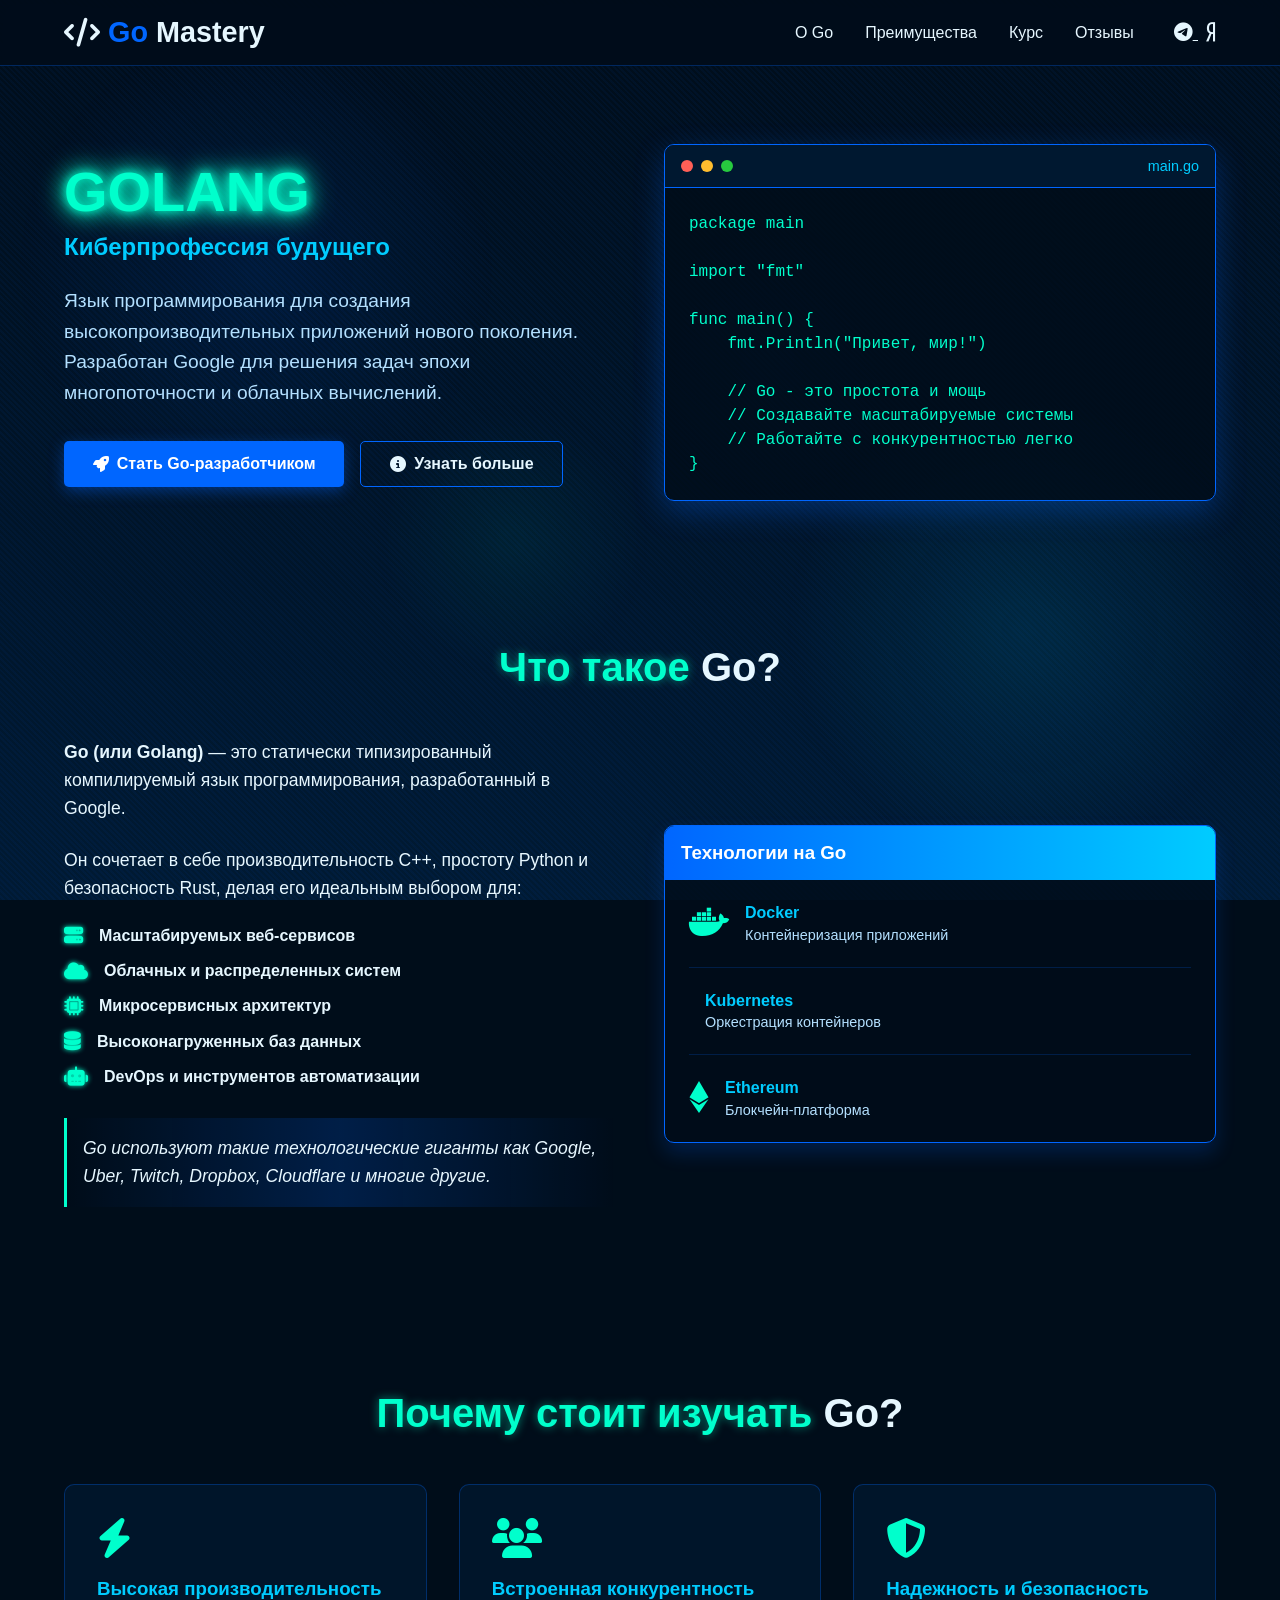
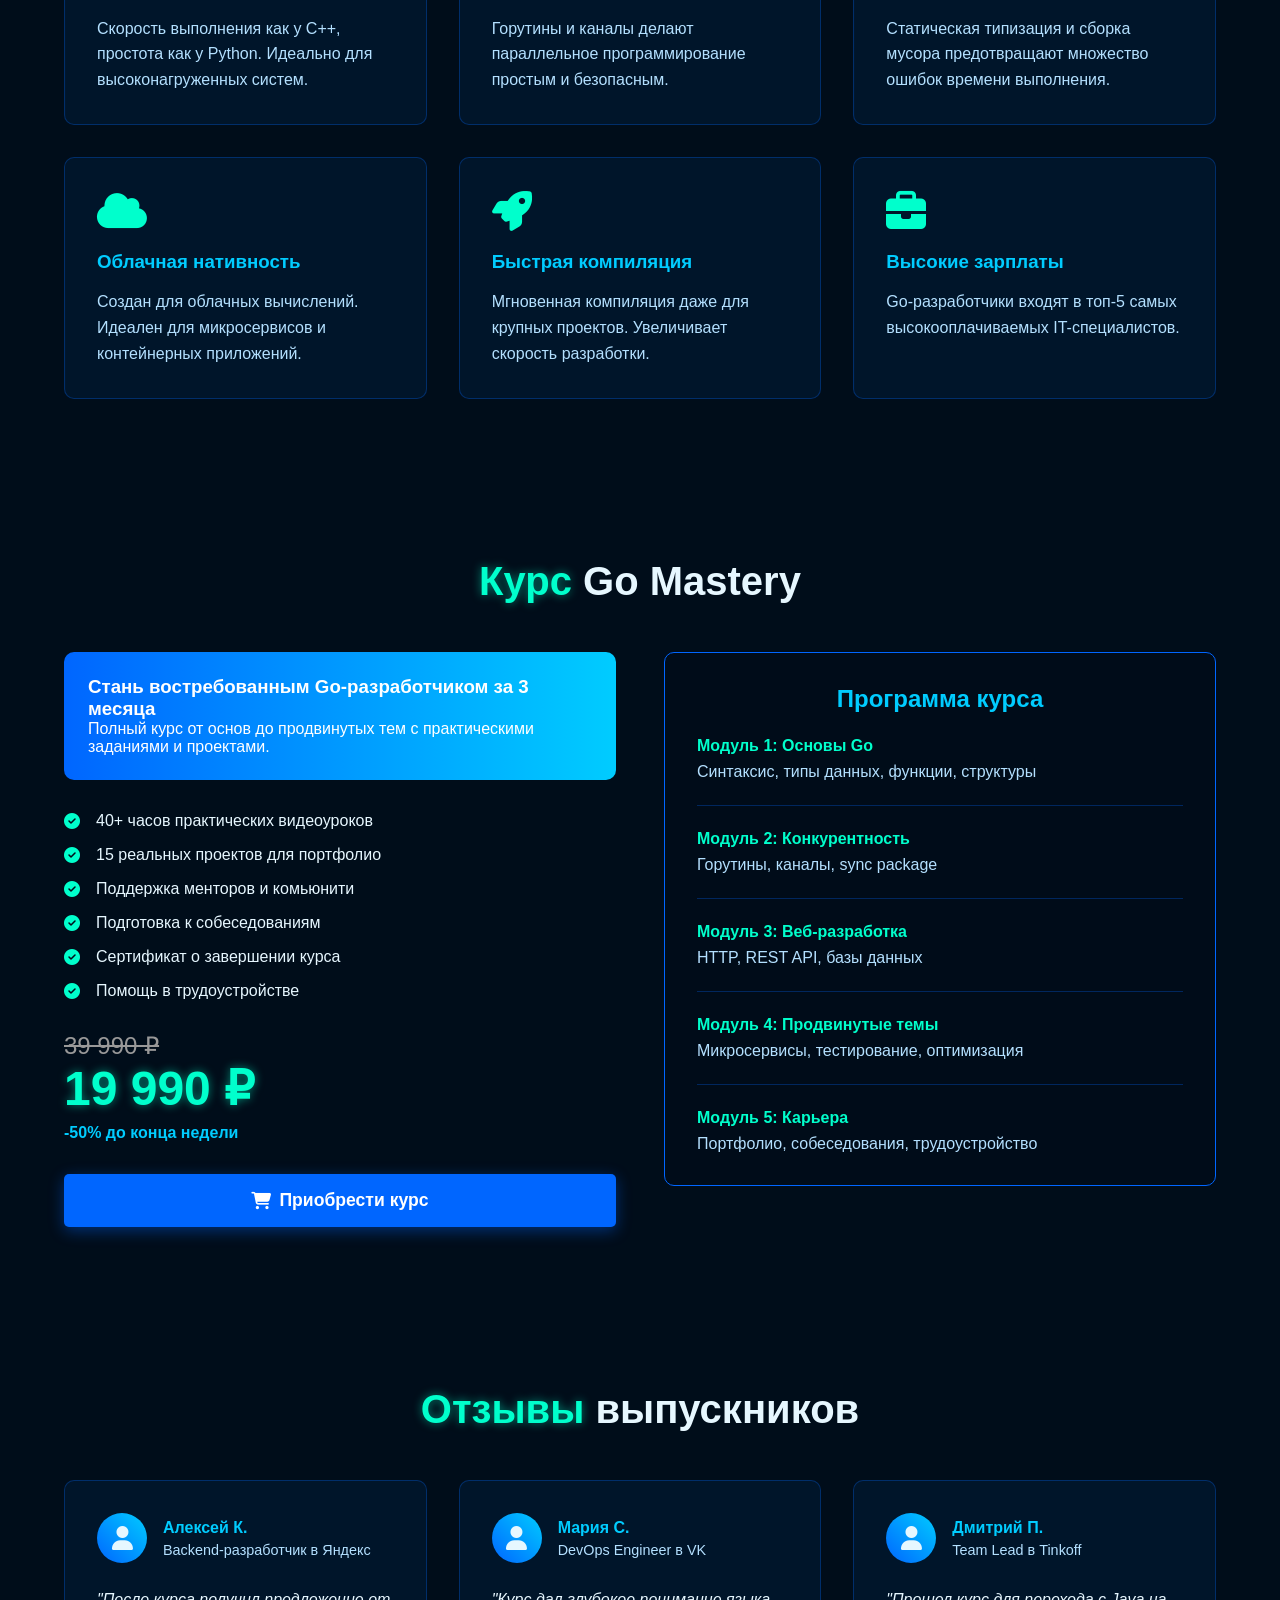
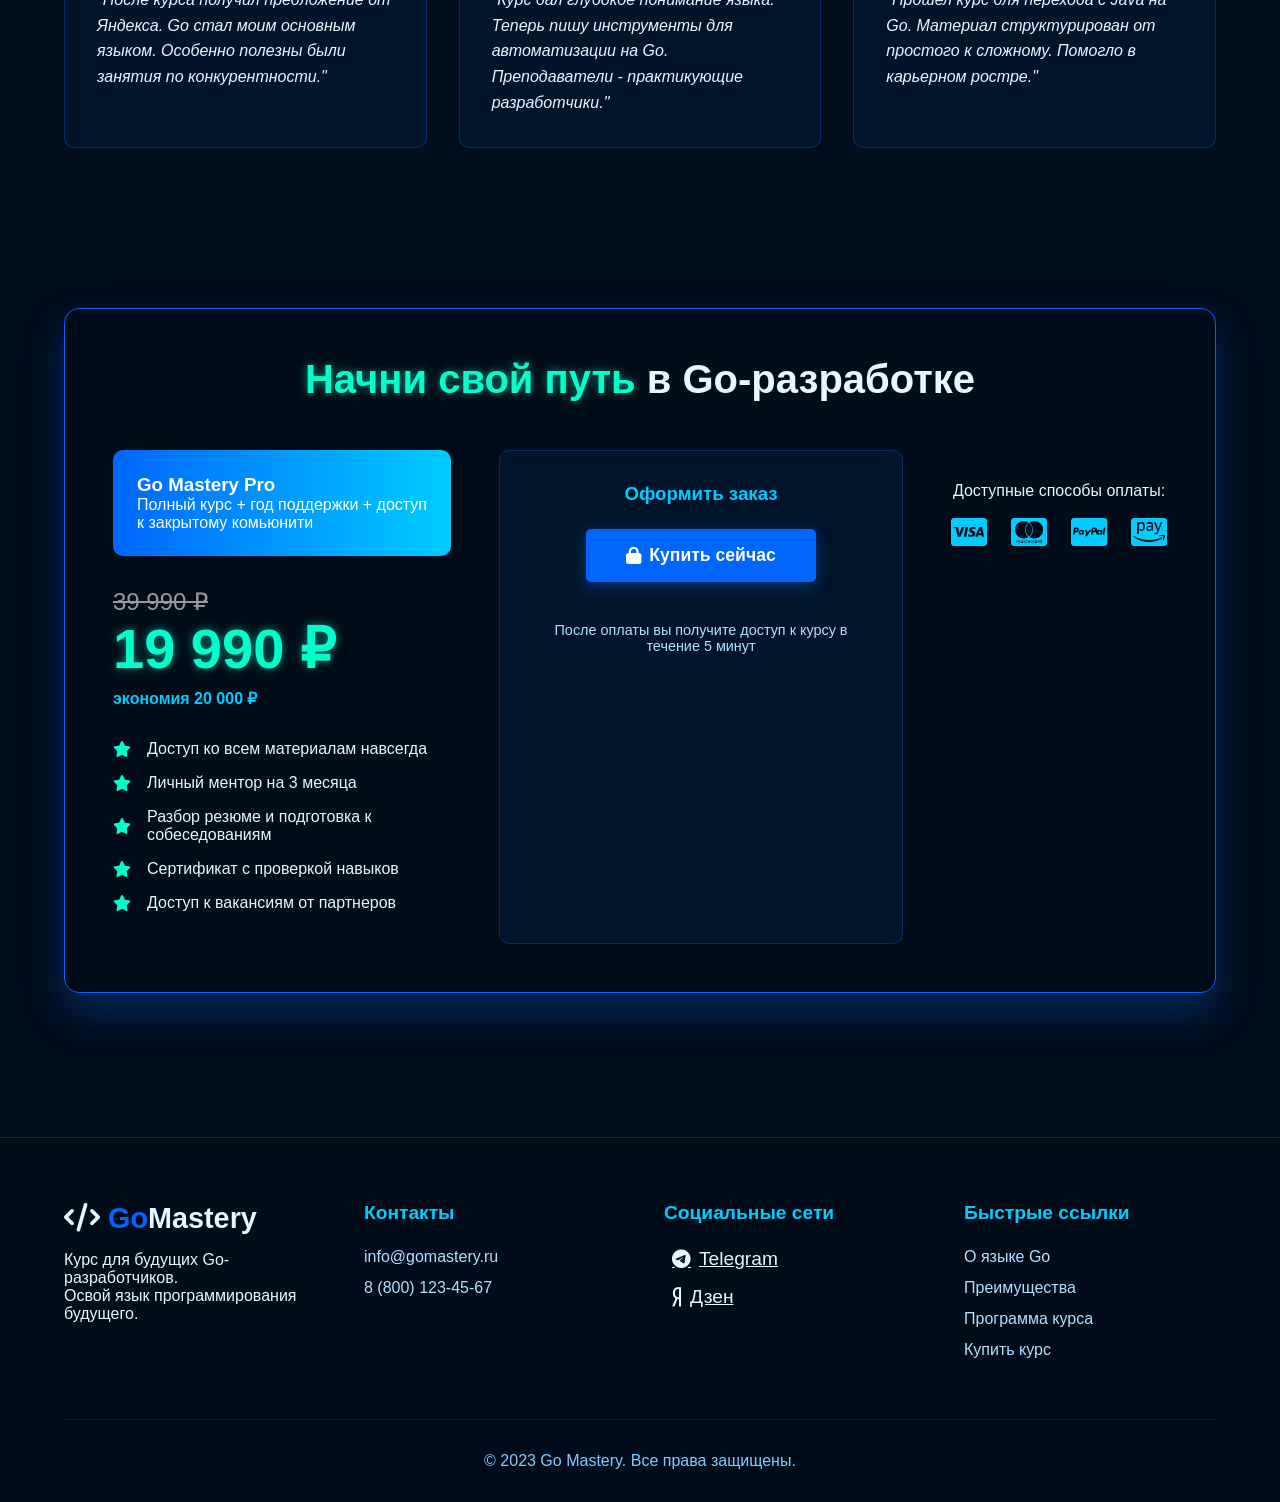
<file: index.html>
<!DOCTYPE html>
<html lang="ru">
<head>
    <meta charset="UTF-8">
    <meta name="viewport" content="width=device-width, initial-scale=1.0">
    <title>Go Mastery - Киберпрофессия будущего</title>
    <link rel="stylesheet" href="./style.css">
    <link rel="stylesheet" href="https://cdnjs.cloudflare.com/ajax/libs/font-awesome/6.4.0/css/all.min.css">
</head>
<body>
    <!-- Главный контейнер с параллакс-эффектом -->
    <div class="parallax-container">
        <div class="parallax-layer layer-1" data-speed="0.1"></div>
        <div class="parallax-layer layer-2" data-speed="0.3"></div>
        <div class="parallax-layer layer-3" data-speed="0.5"></div>
        <div class="parallax-layer layer-4" data-speed="0.7"></div>
        <div class="parallax-layer layer-5" data-speed="0.9"></div>
    </div>

    <!-- Бургер-меню для мобильных устройств -->
    <nav class="navbar">
        <div class="container nav-container">
            <a href="#" class="logo">
                <i class="fas fa-code"></i>
                <span>Go</span>Mastery
            </a>
            
            <div class="menu-toggle" id="mobile-menu">
                <span class="bar"></span>
                <span class="bar"></span>
                <span class="bar"></span>
            </div>
            
            <ul class="nav-menu">
                <li class="nav-item"><a href="#about" class="nav-link neon-link">О Go</a></li>
                <li class="nav-item"><a href="#advantages" class="nav-link neon-link">Преимущества</a></li>
                <li class="nav-item"><a href="#course" class="nav-link neon-link">Курс</a></li>
                <li class="nav-item"><a href="#reviews" class="nav-link neon-link">Отзывы</a></li>
                <li class="nav-item social-links">
                    <a href="#" class="social-icon" target="_blank" title="Telegram">
                        <i class="fab fa-telegram"></i>
                    </a>
                    <a href="./maintenance.html" class="social-icon" target="_blank" title="Дзен">
                        <i class="fab fa-yandex"></i>
                    </a>
                </li>
            </ul>
        </div>
    </nav>

    <!-- Основное содержимое -->
    <main class="main-content">
        <!-- Главный оффер -->
        <section class="hero" id="home">
            <div class="container">
                <div class="hero-content">
                    <h1 class="hero-title">
                        <span class="neon-text">GOLANG</span>
                        <span class="subtitle">Киберпрофессия будущего</span>
                    </h1>
                    <p class="hero-description">
                        Язык программирования для создания высокопроизводительных приложений нового поколения.
                        Разработан Google для решения задач эпохи многопоточности и облачных вычислений.
                    </p>
                    <div class="hero-cta">
                        <a href="https://t.me/Golangtmskbot" class="btn btn-primary neon-btn">
                            <i class="fas fa-rocket"></i> Стать Go-разработчиком
                        </a>
                        <a href="./article.html" class="btn btn-secondary">
                            <i class="fas fa-info-circle"></i> Узнать больше
                        </a>
                    </div>
                </div>
                
                <div class="hero-image">
                    <div class="code-snippet">
                        <div class="code-header">
                            <div class="code-dots">
                                <span class="dot red"></span>
                                <span class="dot yellow"></span>
                                <span class="dot green"></span>
                            </div>
                            <span class="code-title">main.go</span>
                        </div>
                        <pre><code>package main

import "fmt"

func main() {
    fmt.Println("Привет, мир!")
    
    // Go - это простота и мощь
    // Создавайте масштабируемые системы
    // Работайте с конкурентностью легко
}</code></pre>
                    </div>
                </div>
            </div>
        </section>

        <!-- О языке Go -->
        <section class="about-section" id="about">
            <div class="container">
                <h2 class="section-title">
                    <span class="neon-accent">Что такое</span> Go?
                </h2>
                <div class="about-content">
                    <div class="about-text">
                        <p><strong>Go (или Golang)</strong> — это статически типизированный компилируемый язык программирования, разработанный в Google.</p>
                        <p>Он сочетает в себе производительность C++, простоту Python и безопасность Rust, делая его идеальным выбором для:</p>
                        
                        <ul class="feature-list">
                            <li><i class="fas fa-server neon-icon"></i> <strong>Масштабируемых веб-сервисов</strong></li>
                            <li><i class="fas fa-cloud neon-icon"></i> <strong>Облачных и распределенных систем</strong></li>
                            <li><i class="fas fa-microchip neon-icon"></i> <strong>Микросервисных архитектур</strong></li>
                            <li><i class="fas fa-database neon-icon"></i> <strong>Высоконагруженных баз данных</strong></li>
                            <li><i class="fas fa-robot neon-icon"></i> <strong>DevOps и инструментов автоматизации</strong></li>
                        </ul>
                        
                        <p class="highlight-text">Go используют такие технологические гиганты как Google, Uber, Twitch, Dropbox, Cloudflare и многие другие.</p>
                    </div>
                    
                    <div class="about-image">
                        <div class="tech-card">
                            <div class="tech-card-header">
                                <h3>Технологии на Go</h3>
                            </div>
                            <div class="tech-card-content">
                                <div class="tech-item">
                                    <div class="tech-icon">
                                        <i class="fab fa-docker"></i>
                                    </div>
                                    <div class="tech-info">
                                        <h4>Docker</h4>
                                        <p>Контейнеризация приложений</p>
                                    </div>
                                </div>
                                
                                <div class="tech-item">
                                    <div class="tech-icon">
                                        <i class="fab fa-kubernetes"></i>
                                    </div>
                                    <div class="tech-info">
                                        <h4>Kubernetes</h4>
                                        <p>Оркестрация контейнеров</p>
                                    </div>
                                </div>
                                
                                <div class="tech-item">
                                    <div class="tech-icon">
                                        <i class="fab fa-ethereum"></i>
                                    </div>
                                    <div class="tech-info">
                                        <h4>Ethereum</h4>
                                        <p>Блокчейн-платформа</p>
                                    </div>
                                </div>
                            </div>
                        </div>
                    </div>
                </div>
            </div>
        </section>

        <!-- Преимущества Go -->
        <section class="advantages-section" id="advantages">
            <div class="container">
                <h2 class="section-title">
                    <span class="neon-accent">Почему стоит изучать</span> Go?
                </h2>
                
                <div class="advantages-grid">
                    <div class="advantage-card">
                        <div class="advantage-icon">
                            <i class="fas fa-bolt"></i>
                        </div>
                        <h3>Высокая производительность</h3>
                        <p>Скорость выполнения как у C++, простота как у Python. Идеально для высоконагруженных систем.</p>
                    </div>
                    
                    <div class="advantage-card">
                        <div class="advantage-icon">
                            <i class="fas fa-users"></i>
                        </div>
                        <h3>Встроенная конкурентность</h3>
                        <p>Горутины и каналы делают параллельное программирование простым и безопасным.</p>
                    </div>
                    
                    <div class="advantage-card">
                        <div class="advantage-icon">
                            <i class="fas fa-shield-alt"></i>
                        </div>
                        <h3>Надежность и безопасность</h3>
                        <p>Статическая типизация и сборка мусора предотвращают множество ошибок времени выполнения.</p>
                    </div>
                    
                    <div class="advantage-card">
                        <div class="advantage-icon">
                            <i class="fas fa-cloud"></i>
                        </div>
                        <h3>Облачная нативность</h3>
                        <p>Создан для облачных вычислений. Идеален для микросервисов и контейнерных приложений.</p>
                    </div>
                    
                    <div class="advantage-card">
                        <div class="advantage-icon">
                            <i class="fas fa-rocket"></i>
                        </div>
                        <h3>Быстрая компиляция</h3>
                        <p>Мгновенная компиляция даже для крупных проектов. Увеличивает скорость разработки.</p>
                    </div>
                    
                    <div class="advantage-card">
                        <div class="advantage-icon">
                            <i class="fas fa-briefcase"></i>
                        </div>
                        <h3>Высокие зарплаты</h3>
                        <p>Go-разработчики входят в топ-5 самых высокооплачиваемых IT-специалистов.</p>
                    </div>
                </div>
            </div>
        </section>

        <!-- Информация о курсе -->
        <section class="course-section" id="course">
            <div class="container">
                <h2 class="section-title">
                    <span class="neon-accent">Курс</span> Go Mastery
                </h2>
                
                <div class="course-content">
                    <div class="course-info">
                        <div class="course-highlight">
                            <h3>Стань востребованным Go-разработчиком за 3 месяца</h3>
                            <p>Полный курс от основ до продвинутых тем с практическими заданиями и проектами.</p>
                        </div>
                        
                        <ul class="course-features">
                            <li><i class="fas fa-check-circle"></i> 40+ часов практических видеоуроков</li>
                            <li><i class="fas fa-check-circle"></i> 15 реальных проектов для портфолио</li>
                            <li><i class="fas fa-check-circle"></i> Поддержка менторов и комьюнити</li>
                            <li><i class="fas fa-check-circle"></i> Подготовка к собеседованиям</li>
                            <li><i class="fas fa-check-circle"></i> Сертификат о завершении курса</li>
                            <li><i class="fas fa-check-circle"></i> Помощь в трудоустройстве</li>
                        </ul>
                        
                        <div class="price-container">
                            <div class="price-old">39 990 ₽</div>
                            <div class="price-new">19 990 ₽</div>
                            <div class="price-discount">-50% до конца недели</div>
                        </div>
                        
                        <a href="https://t.me/Golangtmskbot" class="btn btn-primary btn-large neon-btn purchase-btn">
                            <i class="fas fa-shopping-cart"></i> Приобрести курс
                        </a>
                    </div>
                    
                    <div class="course-curriculum">
                        <div class="curriculum-card">
                            <h3>Программа курса</h3>
                            <div class="module">
                                <h4>Модуль 1: Основы Go</h4>
                                <p>Синтаксис, типы данных, функции, структуры</p>
                            </div>
                            <div class="module">
                                <h4>Модуль 2: Конкурентность</h4>
                                <p>Горутины, каналы, sync package</p>
                            </div>
                            <div class="module">
                                <h4>Модуль 3: Веб-разработка</h4>
                                <p>HTTP, REST API, базы данных</p>
                            </div>
                            <div class="module">
                                <h4>Модуль 4: Продвинутые темы</h4>
                                <p>Микросервисы, тестирование, оптимизация</p>
                            </div>
                            <div class="module">
                                <h4>Модуль 5: Карьера</h4>
                                <p>Портфолио, собеседования, трудоустройство</p>
                            </div>
                        </div>
                    </div>
                </div>
            </div>
        </section>

        <!-- Отзывы -->
        <section class="reviews-section" id="reviews">
            <div class="container">
                <h2 class="section-title">
                    <span class="neon-accent">Отзывы</span> выпускников
                </h2>
                
                <div class="reviews-grid">
                    <div class="review-card">
                        <div class="review-header">
                            <div class="review-avatar">
                                <i class="fas fa-user"></i>
                            </div>
                            <div class="review-author">
                                <h4>Алексей К.</h4>
                                <p>Backend-разработчик в Яндекс</p>
                            </div>
                        </div>
                        <div class="review-text">
                            <p>"После курса получил предложение от Яндекса. Go стал моим основным языком. Особенно полезны были занятия по конкурентности."</p>
                        </div>
                    </div>
                    
                    <div class="review-card">
                        <div class="review-header">
                            <div class="review-avatar">
                                <i class="fas fa-user"></i>
                            </div>
                            <div class="review-author">
                                <h4>Мария С.</h4>
                                <p>DevOps Engineer в VK</p>
                            </div>
                        </div>
                        <div class="review-text">
                            <p>"Курс дал глубокое понимание языка. Теперь пишу инструменты для автоматизации на Go. Преподаватели - практикующие разработчики."</p>
                        </div>
                    </div>
                    
                    <div class="review-card">
                        <div class="review-header">
                            <div class="review-avatar">
                                <i class="fas fa-user"></i>
                            </div>
                            <div class="review-author">
                                <h4>Дмитрий П.</h4>
                                <p>Team Lead в Tinkoff</p>
                            </div>
                        </div>
                        <div class="review-text">
                            <p>"Прошел курс для перехода с Java на Go. Материал структурирован от простого к сложному. Помогло в карьерном ростре."</p>
                        </div>
                    </div>
                </div>
            </div>
        </section>

        <!-- Форма покупки -->
        <section class="purchase-section" id="purchase">
            <div class="container">
                <div class="purchase-card">
                    <h2 class="section-title">
                        <span class="neon-accent">Начни свой путь</span> в Go-разработке
                    </h2>
                    
                    <div class="purchase-content">
                        <div class="purchase-info">
                            <div class="purchase-highlight">
                                <h3>Go Mastery Pro</h3>
                                <p>Полный курс + год поддержки + доступ к закрытому комьюнити</p>
                            </div>
                            
                            <div class="price-container purchase-price">
                                <div class="price-old">39 990 ₽</div>
                                <div class="price-new">19 990 ₽</div>
                                <div class="price-discount">экономия 20 000 ₽</div>
                            </div>
                            
                            <ul class="purchase-features">
                                <li><i class="fas fa-star"></i> Доступ ко всем материалам навсегда</li>
                                <li><i class="fas fa-star"></i> Личный ментор на 3 месяца</li>
                                <li><i class="fas fa-star"></i> Разбор резюме и подготовка к собеседованиям</li>
                                <li><i class="fas fa-star"></i> Сертификат с проверкой навыков</li>
                                <li><i class="fas fa-star"></i> Доступ к вакансиям от партнеров</li>
                            </ul>
                        </div>
                        
                        <div class="purchase-form">
                            <h3>Оформить заказ</h3>
                            <!-- Прямая ссылка на Telegram‑бот, форма больше не используется -->
                            <div class="form-group">
                                <a href="https://t.me/Golangtmskbot" class="btn btn-primary btn-large neon-btn">
                                    <i class="fas fa-lock"></i> Купить сейчас
                                </a>
                            </div>
                            <p class="form-note">После оплаты вы получите доступ к курсу в течение 5 минут</p>
                        </div>
                        
                        <div class="payment-methods">
                            <p>Доступные способы оплаты:</p>
                            <div class="payment-icons">
                                <i class="fab fa-cc-visa"></i>
                                <i class="fab fa-cc-mastercard"></i>
                                <i class="fab fa-cc-paypal"></i>
                                    <i class="fab fa-cc-amazon-pay"></i>
                                </div>
                            </div>
                        </div>
                    </div>
                </div>
            </div>
        </section>
    </main>

    <!-- Футер -->
    <footer class="footer">
        <div class="container">
            <div class="footer-content">
                <div class="footer-section">
                    <a href="#" class="logo footer-logo">
                        <i class="fas fa-code"></i>
                        <span>Go</span>Mastery
                    </a>
                    <p>Курс для будущих Go-разработчиков. <br>Освой язык программирования будущего.</p>
                </div>
                
                <div class="footer-section">
                    <h4>Контакты</h4>
                    <ul class="footer-links">
                        <li><a href="mailto:info@gomastery.ru">info@gomastery.ru</a></li>
                        <li><a href="tel:+78001234567">8 (800) 123-45-67</a></li>
                    </ul>
                </div>
                
                <div class="footer-section">
                    <h4>Социальные сети</h4>
                    <div class="social-links footer-social">
                        <a href="#" class="social-icon" target="_blank" title="Telegram">
                            <i class="fab fa-telegram"></i> Telegram
                        </a>
                        <a href="./maintenance.html" class="social-icon" target="_blank" title="Дзен">
                            <i class="fab fa-yandex"></i> Дзен
                        </a>
                    </div>
                </div>
                
                <div class="footer-section">
                    <h4>Быстрые ссылки</h4>
                    <ul class="footer-links">
                        <li><a href="#about">О языке Go</a></li>
                        <li><a href="#advantages">Преимущества</a></li>
                        <li><a href="#course">Программа курса</a></li>
                        <li><a href="#purchase">Купить курс</a></li>
                    </ul>
                </div>
            </div>
            
            <div class="footer-bottom">
                <p>&copy; 2023 Go Mastery. Все права защищены.</p>
            </div>
        </div>
    </footer>

    <script src="./script.js"></script>
</body>
</html>
</file>
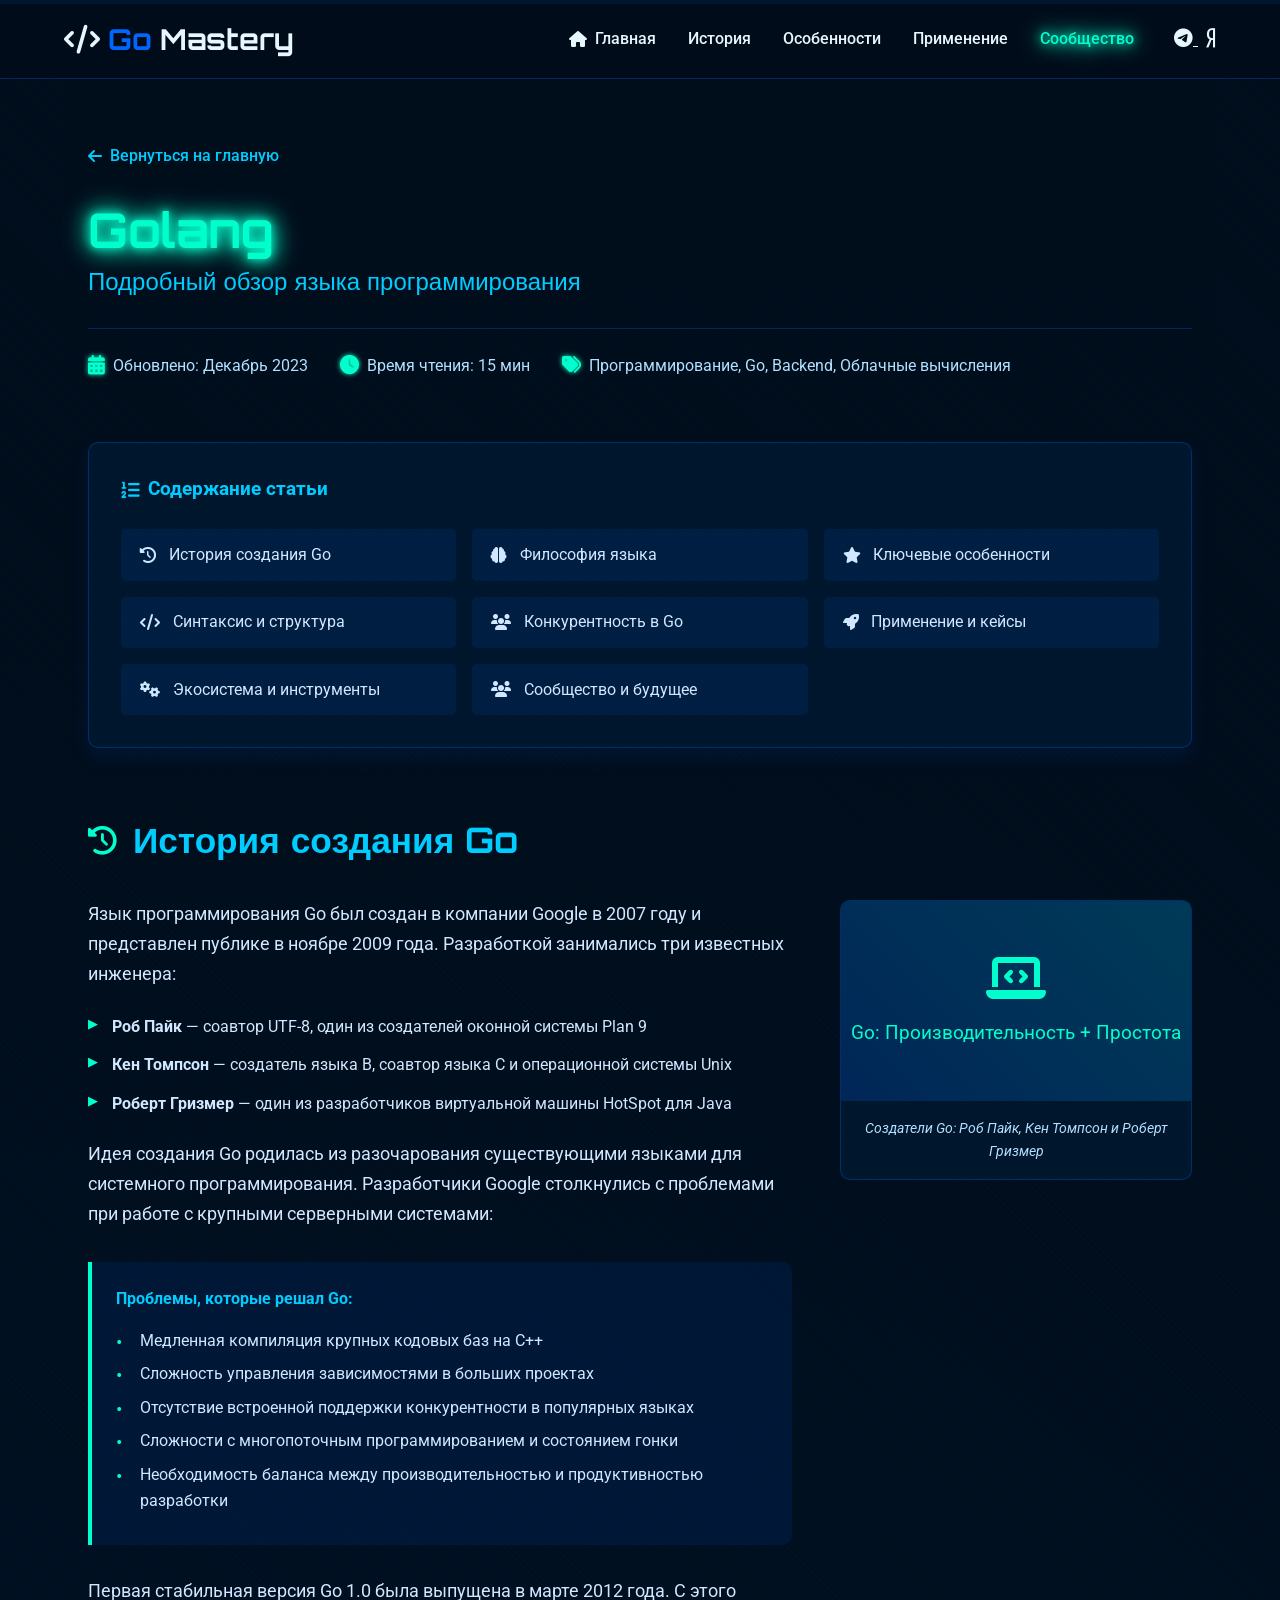
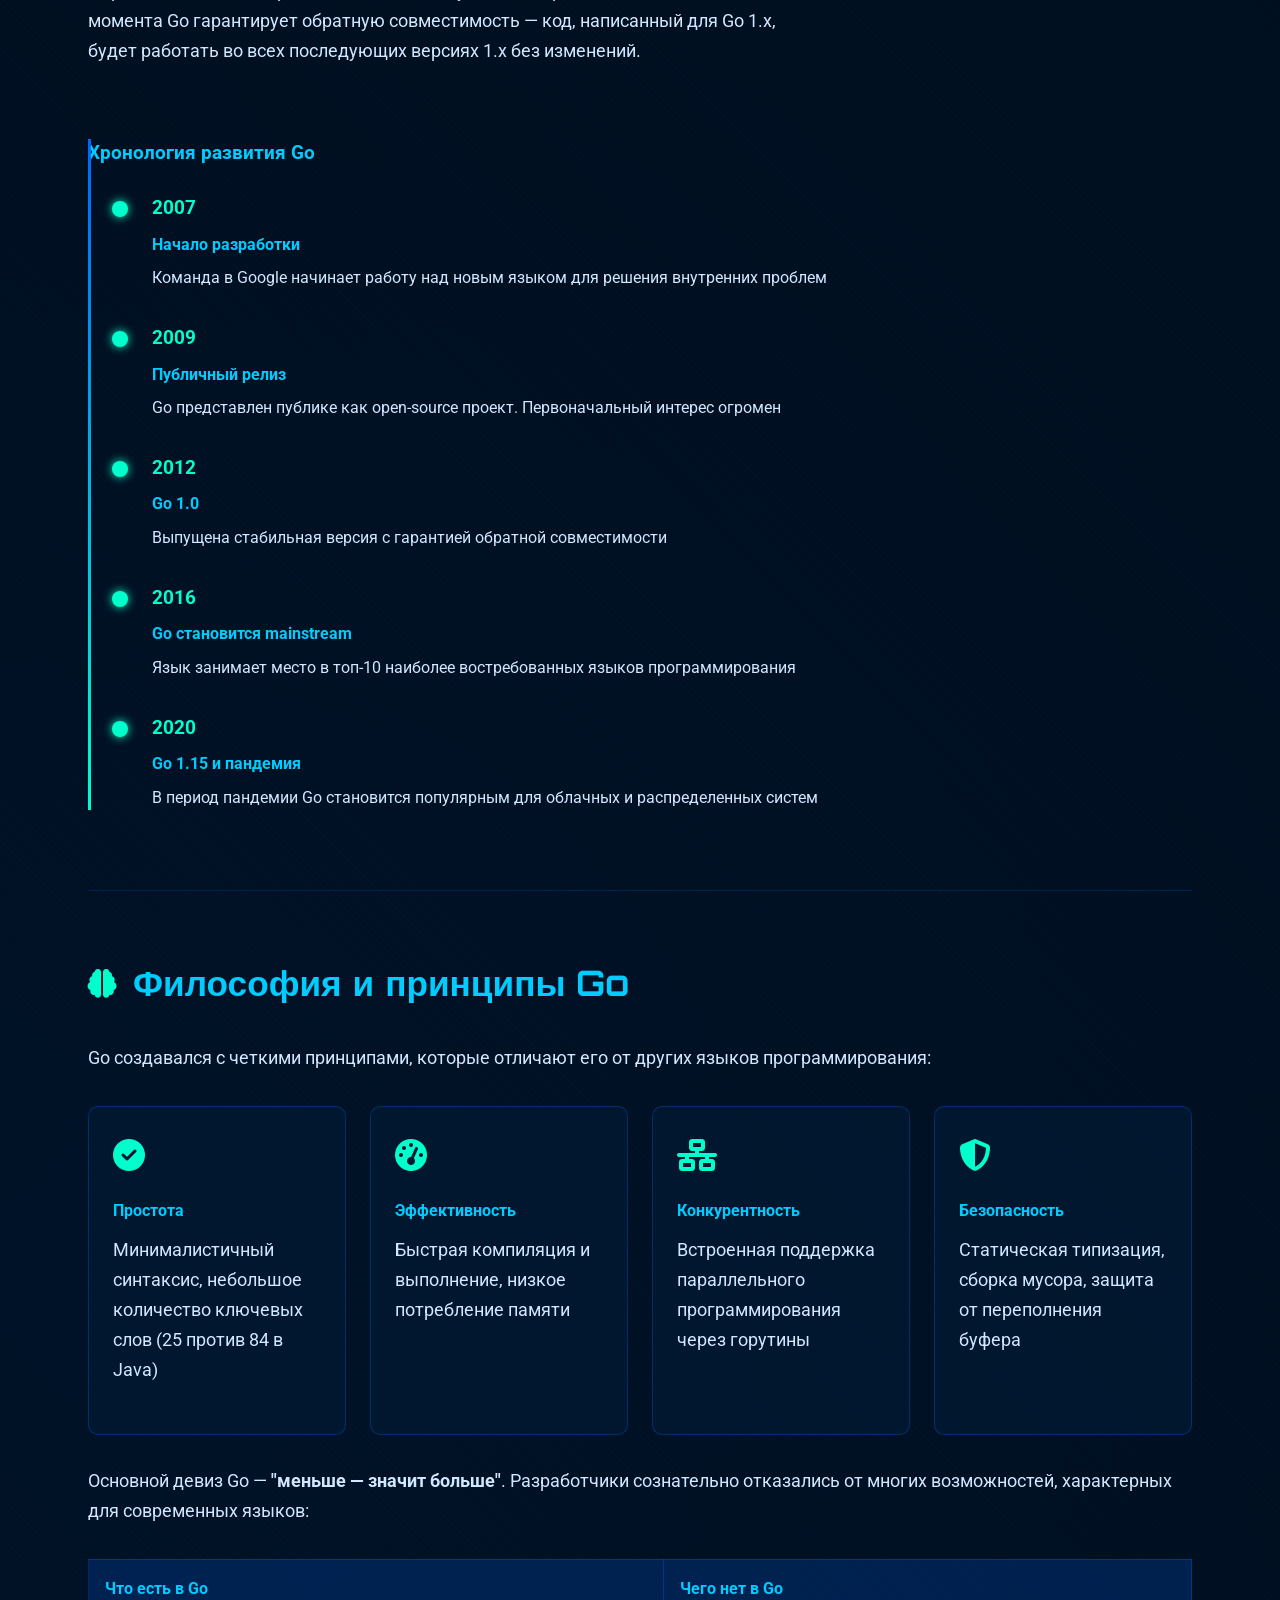
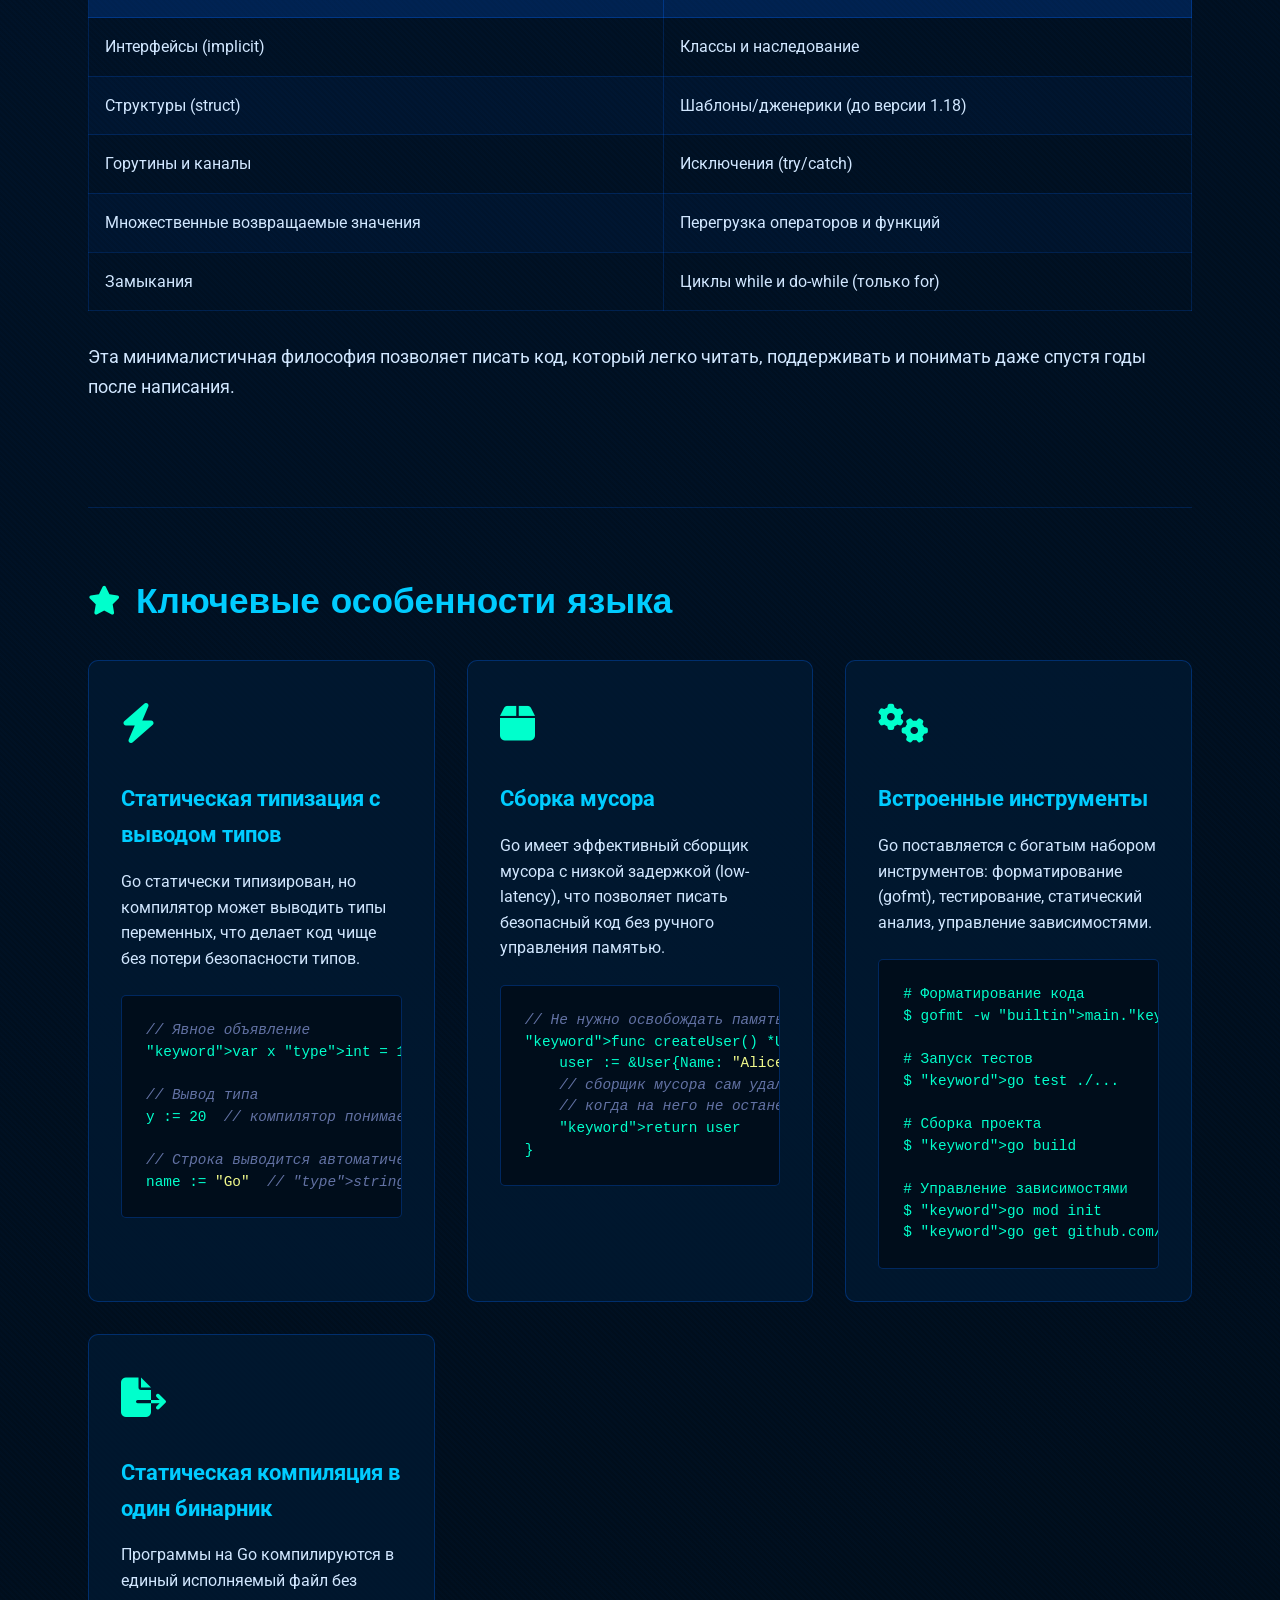
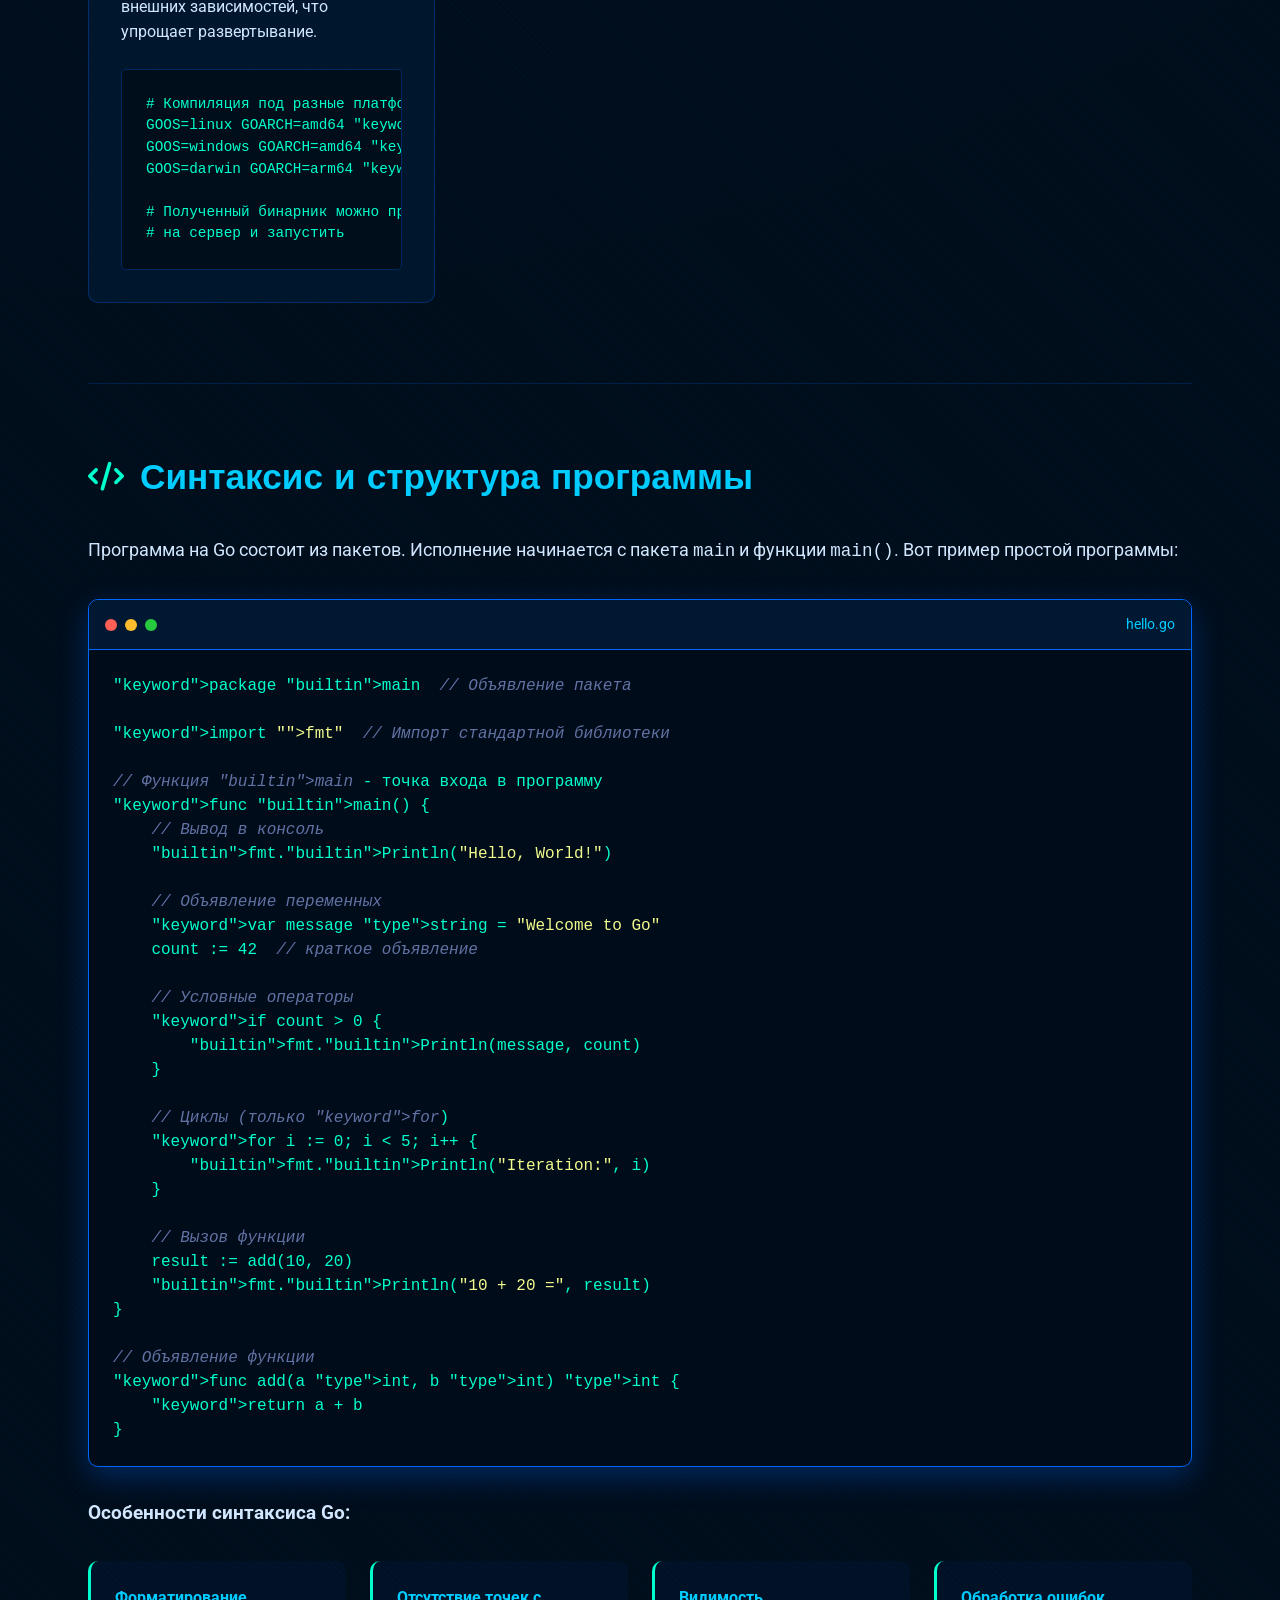
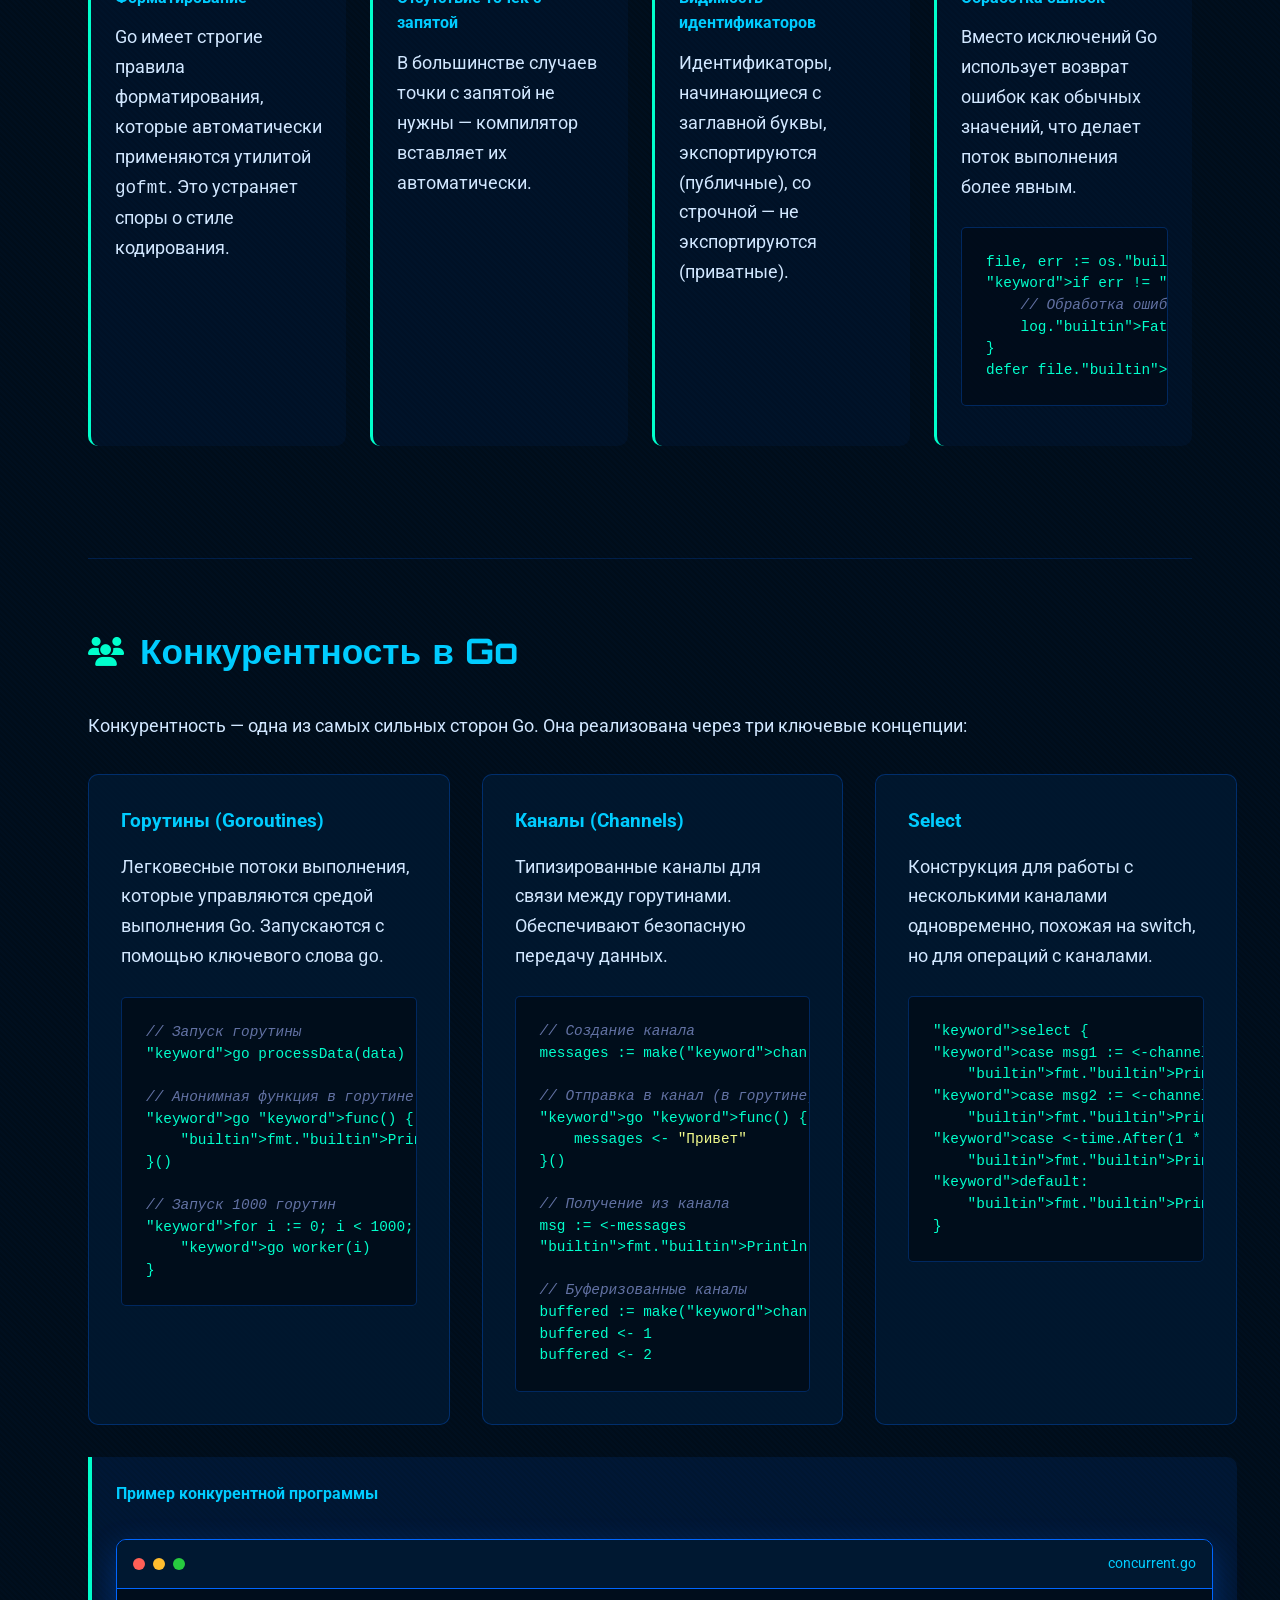
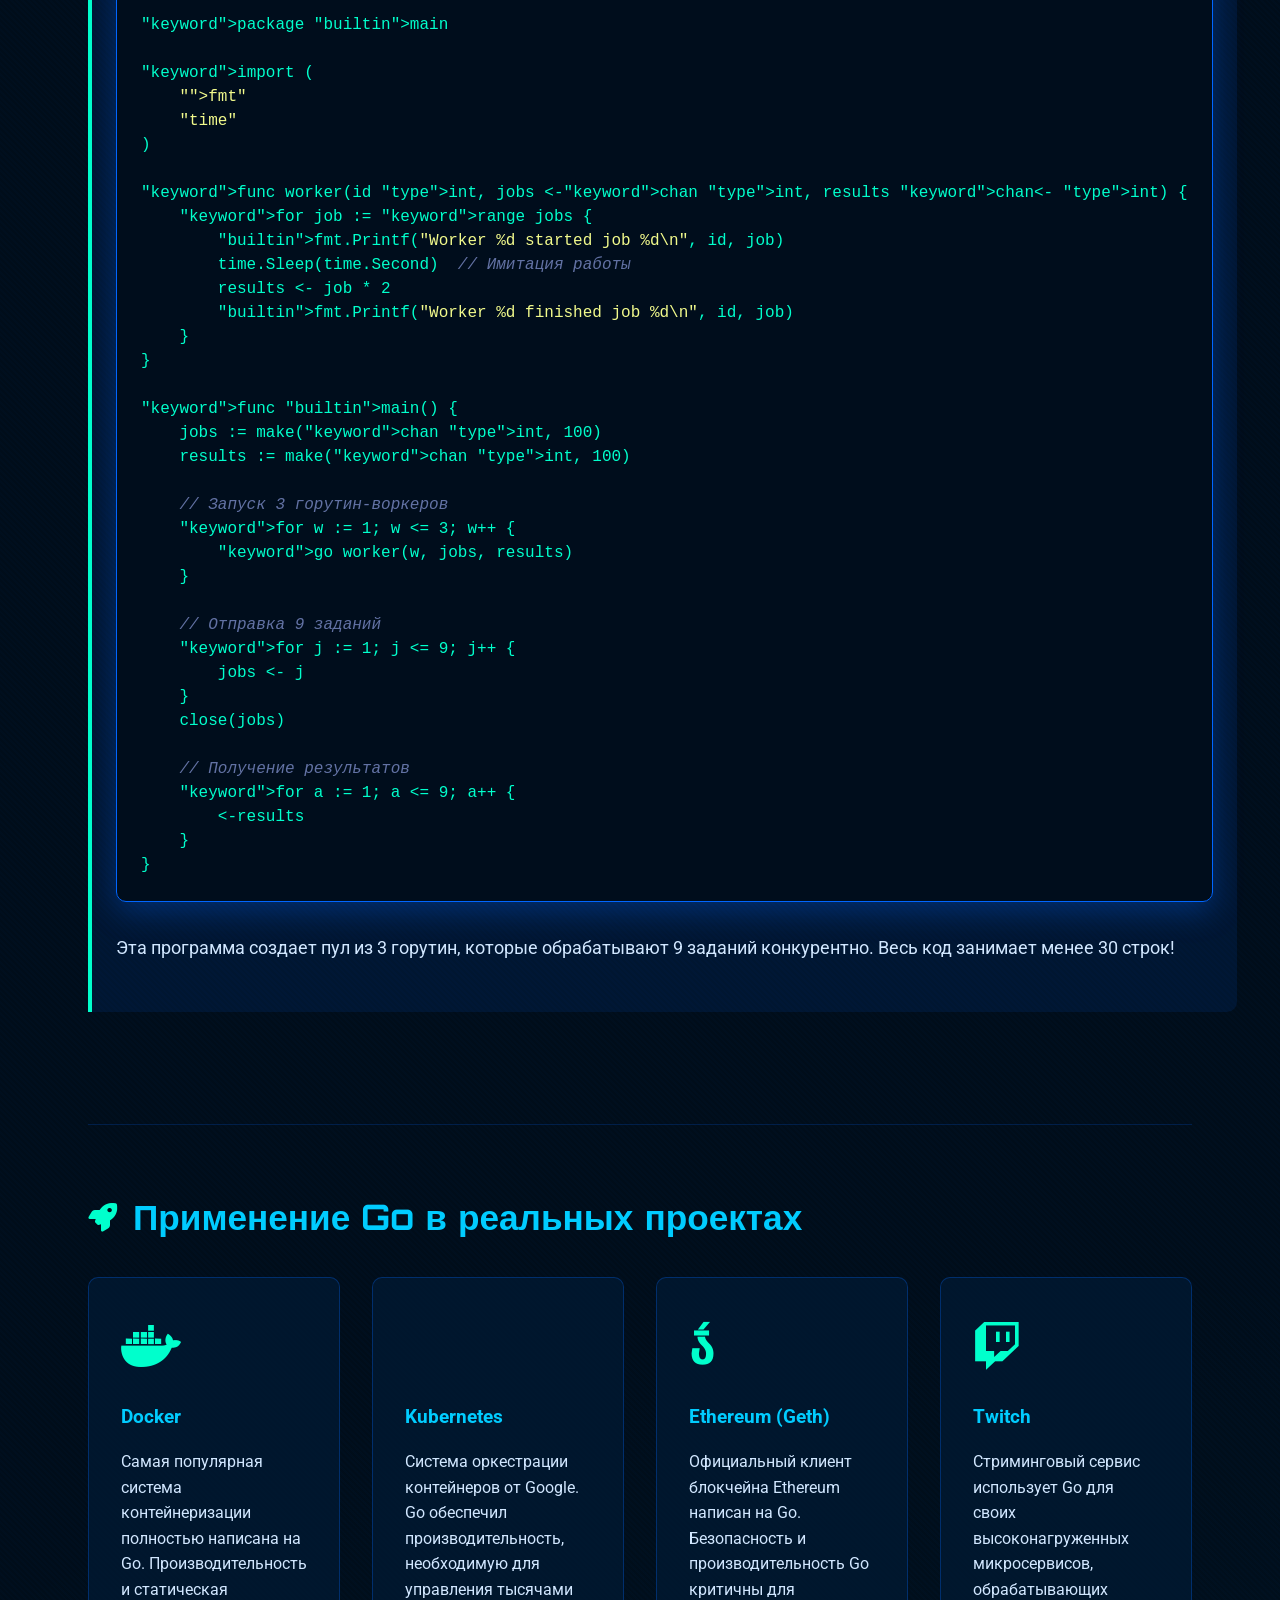
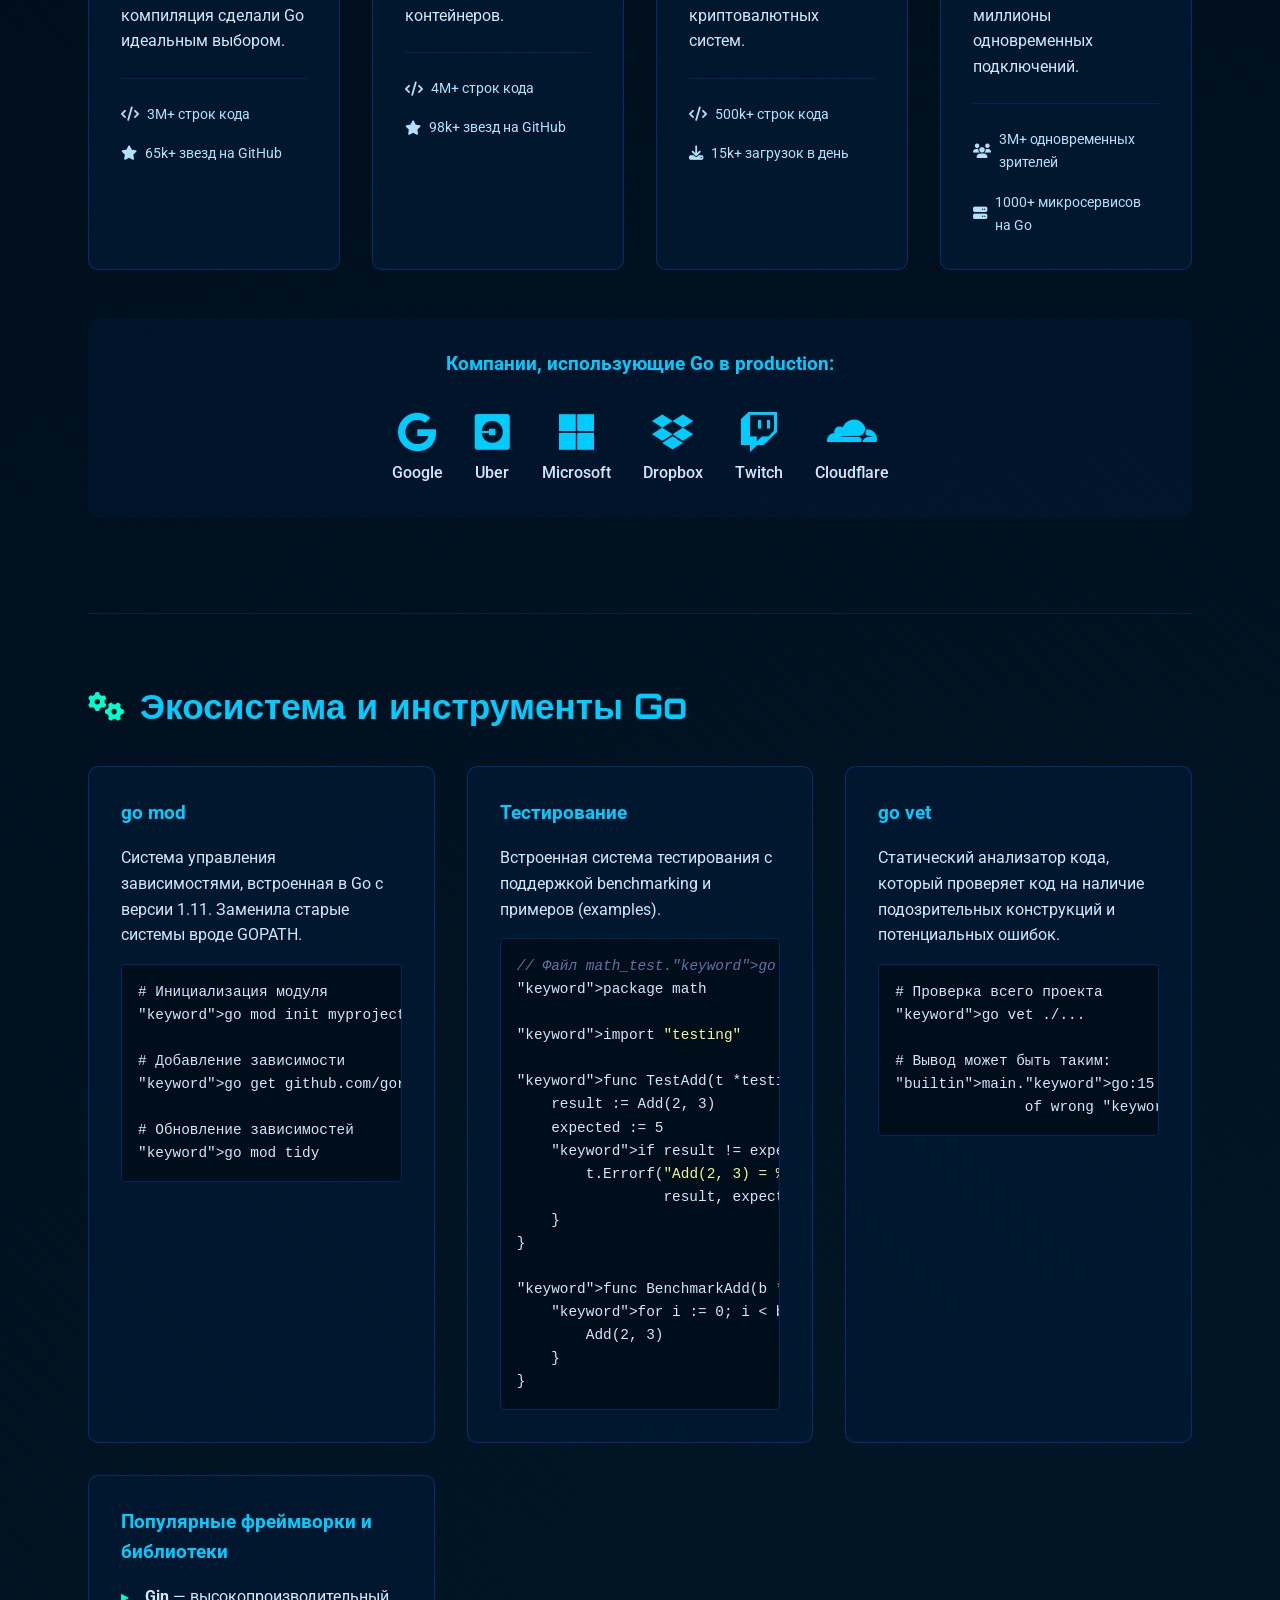
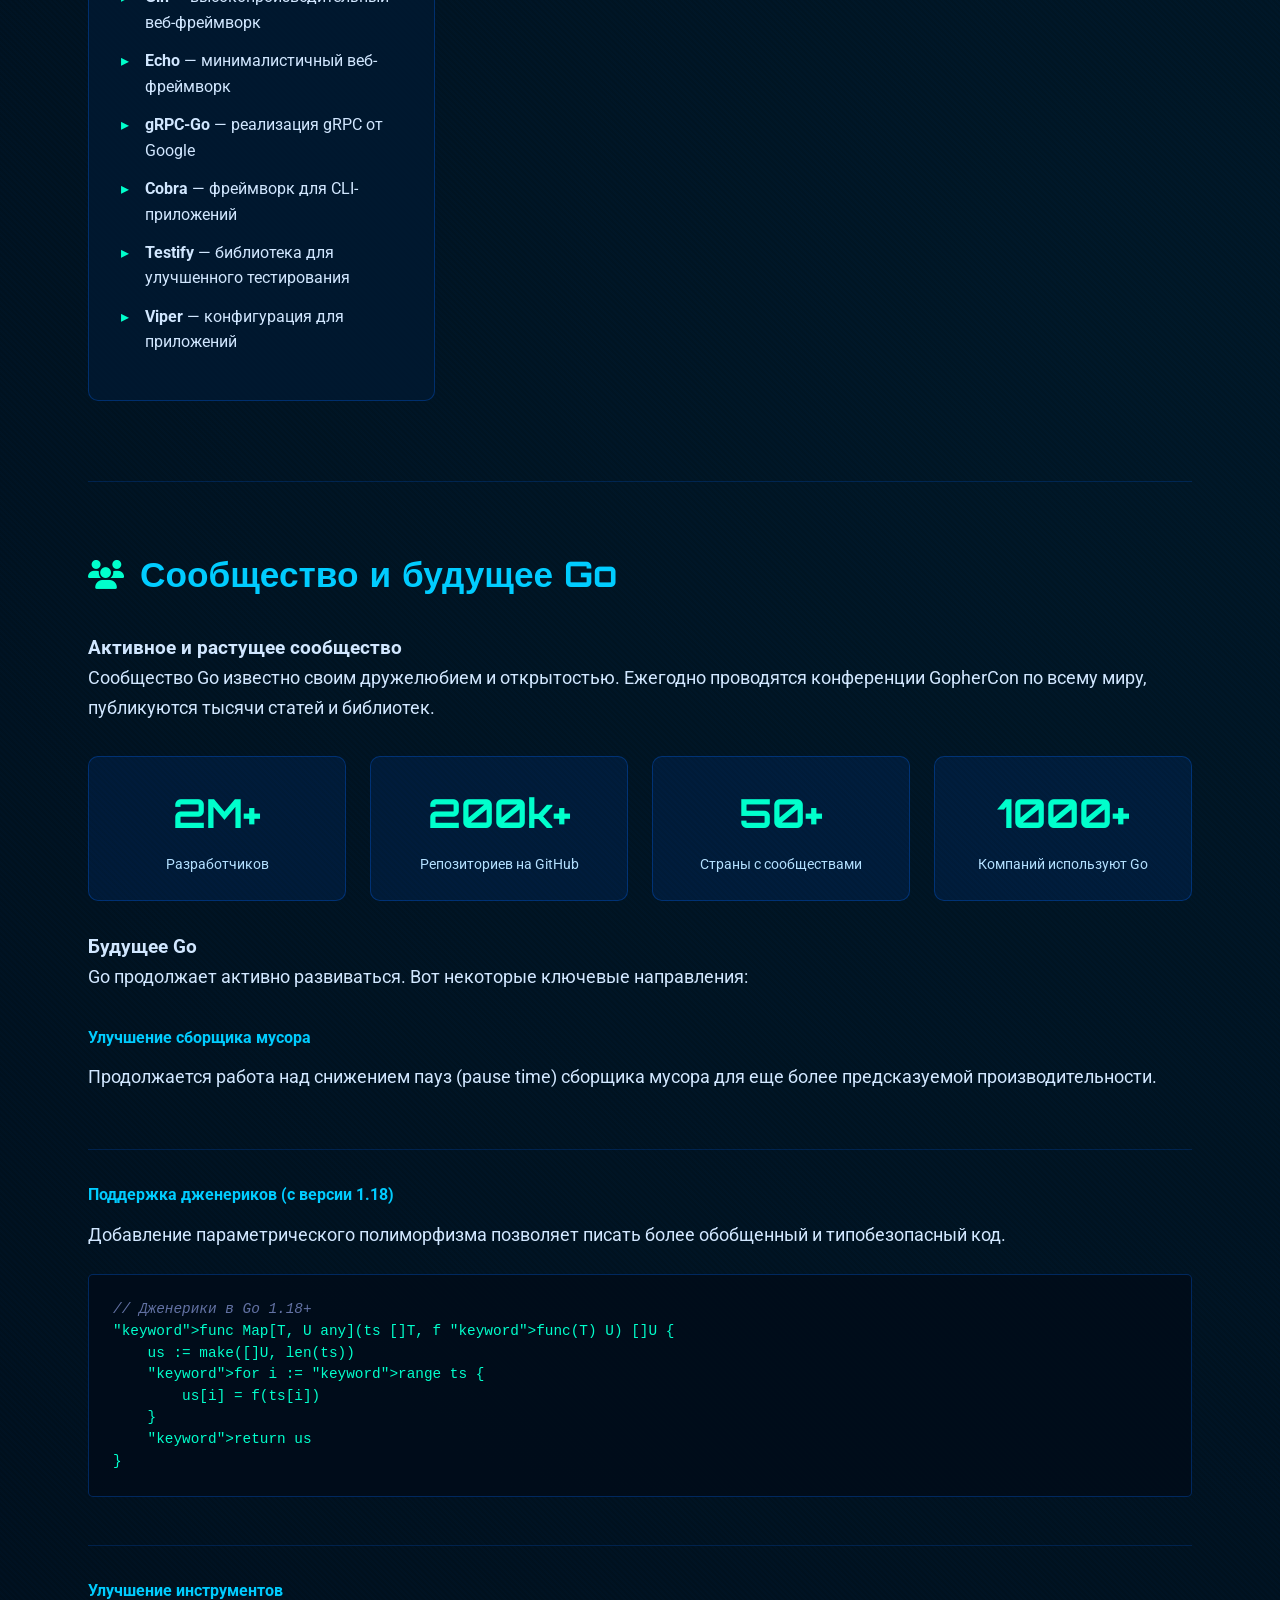
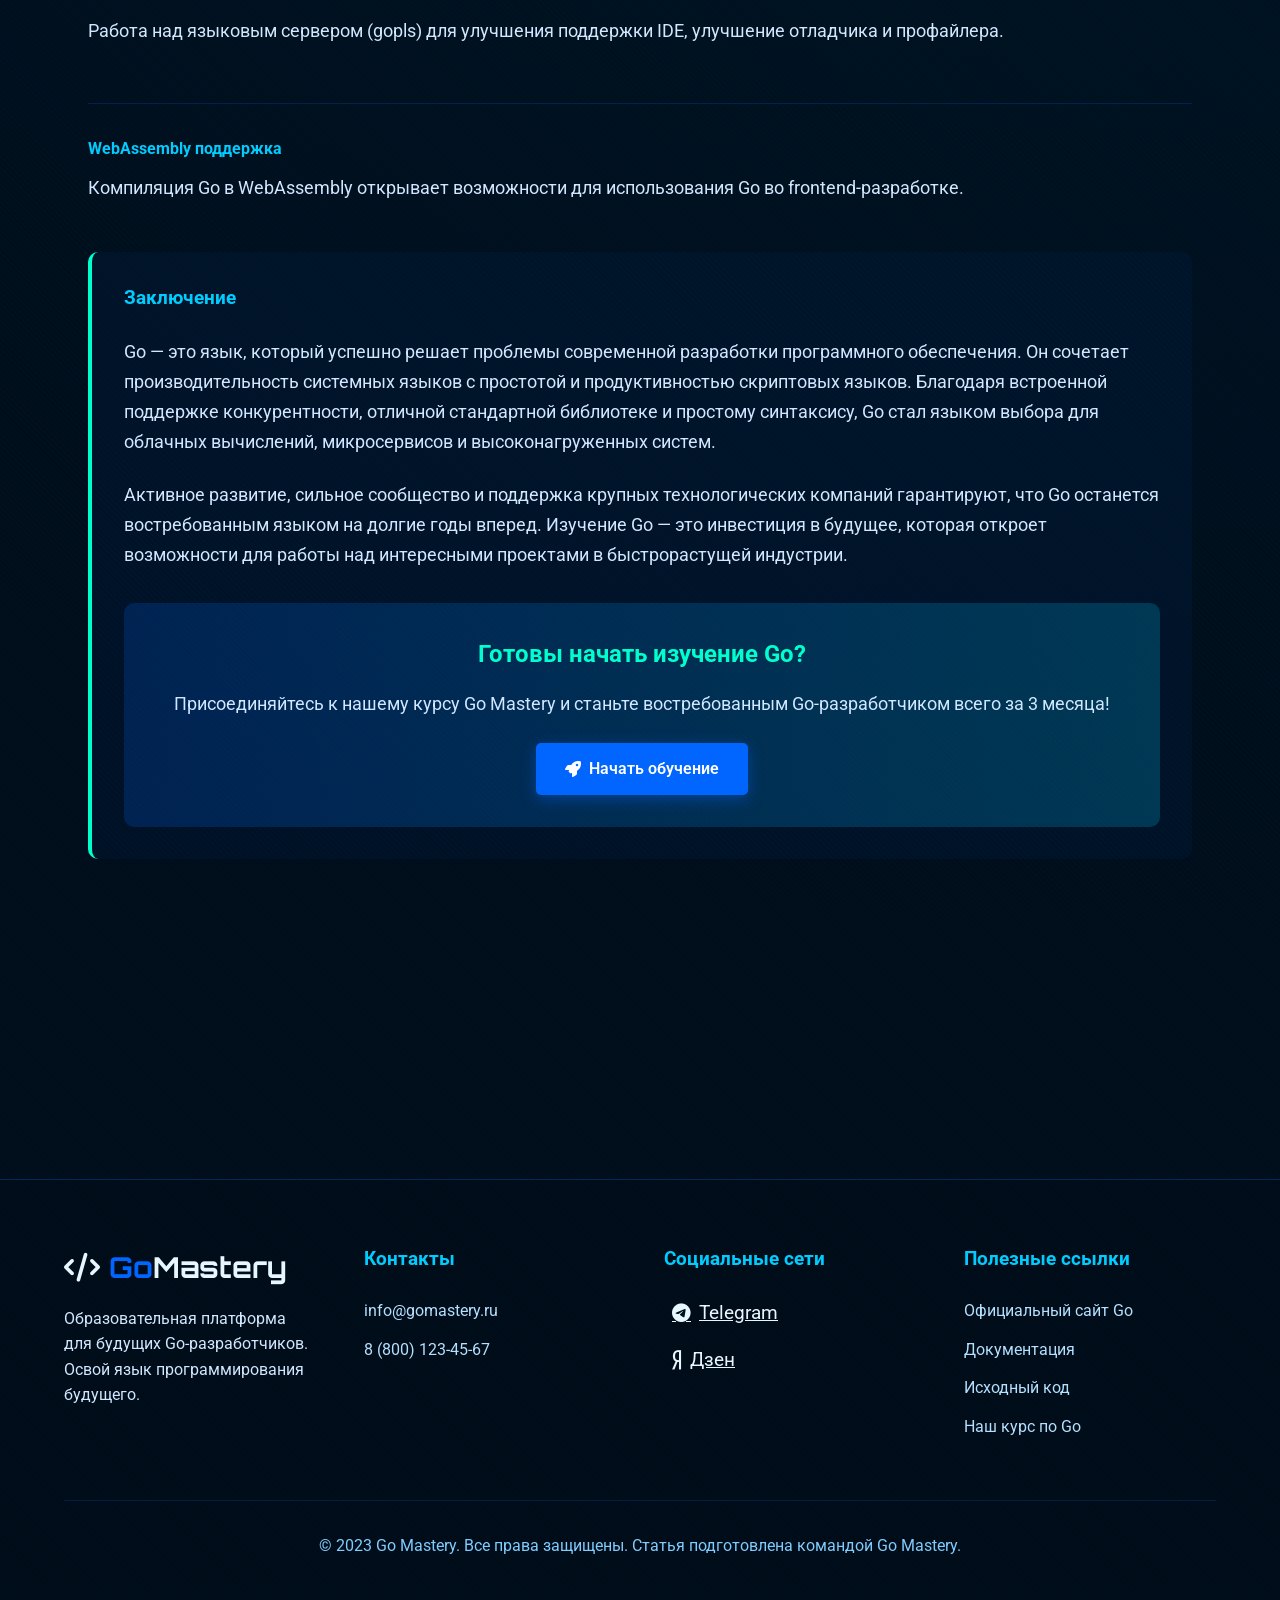
<file: article.html>
<!DOCTYPE html>
<html lang="ru">
<head>
    <meta charset="UTF-8">
    <meta name="viewport" content="width=device-width, initial-scale=1.0">
    <title>Go - Подробный обзор | Go Mastery</title>
    <link rel="stylesheet" href="./article.css">
    <link rel="stylesheet" href="https://cdnjs.cloudflare.com/ajax/libs/font-awesome/6.4.0/css/all.min.css">
    <link rel="preconnect" href="https://fonts.googleapis.com">
    <link rel="preconnect" href="https://fonts.gstatic.com" crossorigin>
    <link href="https://fonts.googleapis.com/css2?family=Orbitron:wght@400;500;700&family=Roboto:wght@300;400;500;700&display=swap" rel="stylesheet">
</head>
<body>
    <!-- Индикатор прокрутки -->
    <div class="scroll-indicator">
        <div class="progress-bar" id="progress-bar"></div>
    </div>

    <!-- Бургер-меню -->
    <nav class="navbar">
        <div class="container nav-container">
            <a href="index.html" class="logo">
                <i class="fas fa-code"></i>
                <span>Go</span>Mastery
            </a>
            
            <div class="menu-toggle" id="mobile-menu">
                <span class="bar"></span>
                <span class="bar"></span>
                <span class="bar"></span>
            </div>
            
            <ul class="nav-menu">
                <li class="nav-item"><a href="index.html" class="nav-link neon-link"><i class="fas fa-home"></i> Главная</a></li>
                <li class="nav-item"><a href="#history" class="nav-link neon-link">История</a></li>
                <li class="nav-item"><a href="#features" class="nav-link neon-link">Особенности</a></li>
                <li class="nav-item"><a href="#applications" class="nav-link neon-link">Применение</a></li>
                <li class="nav-item"><a href="#community" class="nav-link neon-link">Сообщество</a></li>
                <li class="nav-item">
                    <a href="https://t.me/golang_course" class="social-icon" target="_blank" title="Telegram">
                        <i class="fab fa-telegram"></i>
                    </a>
                    <a href="https://dzen.ru/golang" class="social-icon" target="_blank" title="Дзен">
                        <i class="fab fa-yandex"></i>
                    </a>
                </li>
            </ul>
        </div>
    </nav>

    <!-- Основное содержимое -->
    <main class="article-container">
        <!-- Шапка статьи -->
        <header class="article-header">
            <div class="container">
                <div class="breadcrumbs">
                    <a href="index.html" class="breadcrumb-link"><i class="fas fa-arrow-left"></i> Вернуться на главную</a>
                </div>
                
                <h1 class="article-title">
                    <span class="neon-text">Golang</span>
                    <span class="subtitle">Подробный обзор языка программирования</span>
                </h1>
                
                <div class="article-meta">
                    <div class="meta-item">
                        <i class="fas fa-calendar-alt neon-icon"></i>
                        <span>Обновлено: Декабрь 2023</span>
                    </div>
                    <div class="meta-item">
                        <i class="fas fa-clock neon-icon"></i>
                        <span>Время чтения: 15 мин</span>
                    </div>
                    <div class="meta-item">
                        <i class="fas fa-tags neon-icon"></i>
                        <span>Программирование, Go, Backend, Облачные вычисления</span>
                    </div>
                </div>
            </div>
        </header>

        <!-- Оглавление -->
        <section class="table-of-contents">
            <div class="container">
                <div class="toc-card">
                    <h3><i class="fas fa-list-ol"></i> Содержание статьи</h3>
                    <ul class="toc-list">
                        <li><a href="#history"><i class="fas fa-history"></i> История создания Go</a></li>
                        <li><a href="#philosophy"><i class="fas fa-brain"></i> Философия языка</a></li>
                        <li><a href="#features"><i class="fas fa-star"></i> Ключевые особенности</a></li>
                        <li><a href="#syntax"><i class="fas fa-code"></i> Синтаксис и структура</a></li>
                        <li><a href="#concurrency"><i class="fas fa-users"></i> Конкурентность в Go</a></li>
                        <li><a href="#applications"><i class="fas fa-rocket"></i> Применение и кейсы</a></li>
                        <li><a href="#ecosystem"><i class="fas fa-cogs"></i> Экосистема и инструменты</a></li>
                        <li><a href="#community"><i class="fas fa-users"></i> Сообщество и будущее</a></li>
                    </ul>
                </div>
            </div>
        </section>

        <!-- Основное содержание статьи -->
        <div class="article-content container">
            <!-- История создания -->
            <section id="history" class="article-section">
                <h2 class="section-title">
                    <i class="fas fa-history"></i>
                    <span>История создания Go</span>
                </h2>
                
                <div class="section-content">
                    <div class="content-text">
                        <p>Язык программирования Go был создан в компании Google в 2007 году и представлен публике в ноябре 2009 года. Разработкой занимались три известных инженера:</p>
                        
                        <ul class="feature-list">
                            <li><strong>Роб Пайк</strong> — соавтор UTF-8, один из создателей оконной системы Plan 9</li>
                            <li><strong>Кен Томпсон</strong> — создатель языка B, соавтор языка C и операционной системы Unix</li>
                            <li><strong>Роберт Гризмер</strong> — один из разработчиков виртуальной машины HotSpot для Java</li>
                        </ul>
                        
                        <p>Идея создания Go родилась из разочарования существующими языками для системного программирования. Разработчики Google столкнулись с проблемами при работе с крупными серверными системами:</p>
                        
                        <div class="highlight-box">
                            <h4>Проблемы, которые решал Go:</h4>
                            <ul>
                                <li>Медленная компиляция крупных кодовых баз на C++</li>
                                <li>Сложность управления зависимостями в больших проектах</li>
                                <li>Отсутствие встроенной поддержки конкурентности в популярных языках</li>
                                <li>Сложности с многопоточным программированием и состоянием гонки</li>
                                <li>Необходимость баланса между производительностью и продуктивностью разработки</li>
                            </ul>
                        </div>
                        
                        <p>Первая стабильная версия Go 1.0 была выпущена в марте 2012 года. С этого момента Go гарантирует обратную совместимость — код, написанный для Go 1.x, будет работать во всех последующих версиях 1.x без изменений.</p>
                    </div>
                    
                    <div class="content-image">
                        <div class="image-card">
                            <div class="image-placeholder">
                                <i class="fas fa-laptop-code"></i>
                                <span>Go: Производительность + Простота</span>
                            </div>
                            <div class="image-caption">
                                <p>Создатели Go: Роб Пайк, Кен Томпсон и Роберт Гризмер</p>
                            </div>
                        </div>
                    </div>
                </div>
                
                <div class="timeline">
                    <h3>Хронология развития Go</h3>
                    <div class="timeline-item">
                        <div class="timeline-date">2007</div>
                        <div class="timeline-content">
                            <h4>Начало разработки</h4>
                            <p>Команда в Google начинает работу над новым языком для решения внутренних проблем</p>
                        </div>
                    </div>
                    <div class="timeline-item">
                        <div class="timeline-date">2009</div>
                        <div class="timeline-content">
                            <h4>Публичный релиз</h4>
                            <p>Go представлен публике как open-source проект. Первоначальный интерес огромен</p>
                        </div>
                    </div>
                    <div class="timeline-item">
                        <div class="timeline-date">2012</div>
                        <div class="timeline-content">
                            <h4>Go 1.0</h4>
                            <p>Выпущена стабильная версия с гарантией обратной совместимости</p>
                        </div>
                    </div>
                    <div class="timeline-item">
                        <div class="timeline-date">2016</div>
                        <div class="timeline-content">
                            <h4>Go становится mainstream</h4>
                            <p>Язык занимает место в топ-10 наиболее востребованных языков программирования</p>
                        </div>
                    </div>
                    <div class="timeline-item">
                        <div class="timeline-date">2020</div>
                        <div class="timeline-content">
                            <h4>Go 1.15 и пандемия</h4>
                            <p>В период пандемии Go становится популярным для облачных и распределенных систем</p>
                        </div>
                    </div>
                </div>
            </section>

            <!-- Философия языка -->
            <section id="philosophy" class="article-section">
                <h2 class="section-title">
                    <i class="fas fa-brain"></i>
                    <span>Философия и принципы Go</span>
                </h2>
                
                <div class="section-content">
                    <div class="content-text">
                        <p>Go создавался с четкими принципами, которые отличают его от других языков программирования:</p>
                        
                        <div class="principles-grid">
                            <div class="principle-card">
                                <div class="principle-icon">
                                    <i class="fas fa-check-circle"></i>
                                </div>
                                <h4>Простота</h4>
                                <p>Минималистичный синтаксис, небольшое количество ключевых слов (25 против 84 в Java)</p>
                            </div>
                            
                            <div class="principle-card">
                                <div class="principle-icon">
                                    <i class="fas fa-tachometer-alt"></i>
                                </div>
                                <h4>Эффективность</h4>
                                <p>Быстрая компиляция и выполнение, низкое потребление памяти</p>
                            </div>
                            
                            <div class="principle-card">
                                <div class="principle-icon">
                                    <i class="fas fa-network-wired"></i>
                                </div>
                                <h4>Конкурентность</h4>
                                <p>Встроенная поддержка параллельного программирования через горутины</p>
                            </div>
                            
                            <div class="principle-card">
                                <div class="principle-icon">
                                    <i class="fas fa-shield-alt"></i>
                                </div>
                                <h4>Безопасность</h4>
                                <p>Статическая типизация, сборка мусора, защита от переполнения буфера</p>
                            </div>
                        </div>
                        
                        <p>Основной девиз Go — <strong>"меньше — значит больше"</strong>. Разработчики сознательно отказались от многих возможностей, характерных для современных языков:</p>
                        
                        <div class="comparison-table">
                            <table>
                                <thead>
                                    <tr>
                                        <th>Что есть в Go</th>
                                        <th>Чего нет в Go</th>
                                    </tr>
                                </thead>
                                <tbody>
                                    <tr>
                                        <td>Интерфейсы (implicit)</td>
                                        <td>Классы и наследование</td>
                                    </tr>
                                    <tr>
                                        <td>Структуры (struct)</td>
                                        <td>Шаблоны/дженерики (до версии 1.18)</td>
                                    </tr>
                                    <tr>
                                        <td>Горутины и каналы</td>
                                        <td>Исключения (try/catch)</td>
                                    </tr>
                                    <tr>
                                        <td>Множественные возвращаемые значения</td>
                                        <td>Перегрузка операторов и функций</td>
                                    </tr>
                                    <tr>
                                        <td>Замыкания</td>
                                        <td>Циклы while и do-while (только for)</td>
                                    </tr>
                                </tbody>
                            </table>
                        </div>
                        
                        <p>Эта минималистичная философия позволяет писать код, который легко читать, поддерживать и понимать даже спустя годы после написания.</p>
                    </div>
                </div>
            </section>

            <!-- Ключевые особенности -->
            <section id="features" class="article-section">
                <h2 class="section-title">
                    <i class="fas fa-star"></i>
                    <span>Ключевые особенности языка</span>
                </h2>
                
                <div class="features-grid">
                    <div class="feature-card">
                        <div class="feature-icon">
                            <i class="fas fa-bolt"></i>
                        </div>
                        <h3>Статическая типизация с выводом типов</h3>
                        <p>Go статически типизирован, но компилятор может выводить типы переменных, что делает код чище без потери безопасности типов.</p>
                        <div class="code-example">
                            <pre><code>// Явное объявление
var x int = 10

// Вывод типа
y := 20  // компилятор понимает, что y - int

// Строка выводится автоматически
name := "Go"  // string</code></pre>
                        </div>
                    </div>
                    
                    <div class="feature-card">
                        <div class="feature-icon">
                            <i class="fas fa-box"></i>
                        </div>
                        <h3>Сборка мусора</h3>
                        <p>Go имеет эффективный сборщик мусора с низкой задержкой (low-latency), что позволяет писать безопасный код без ручного управления памятью.</p>
                        <div class="code-example">
                            <pre><code>// Не нужно освобождать память вручную
func createUser() *User {
    user := &User{Name: "Alice"}
    // сборщик мусора сам удалит объект,
    // когда на него не останется ссылок
    return user
}</code></pre>
                        </div>
                    </div>
                    
                    <div class="feature-card">
                        <div class="feature-icon">
                            <i class="fas fa-cogs"></i>
                        </div>
                        <h3>Встроенные инструменты</h3>
                        <p>Go поставляется с богатым набором инструментов: форматирование (gofmt), тестирование, статический анализ, управление зависимостями.</p>
                        <div class="code-example">
                            <pre><code># Форматирование кода
$ gofmt -w main.go

# Запуск тестов
$ go test ./...

# Сборка проекта
$ go build

# Управление зависимостями
$ go mod init
$ go get github.com/pkg/errors</code></pre>
                        </div>
                    </div>
                    
                    <div class="feature-card">
                        <div class="feature-icon">
                            <i class="fas fa-file-export"></i>
                        </div>
                        <h3>Статическая компиляция в один бинарник</h3>
                        <p>Программы на Go компилируются в единый исполняемый файл без внешних зависимостей, что упрощает развертывание.</p>
                        <div class="code-example">
                            <pre><code># Компиляция под разные платформы
GOOS=linux GOARCH=amd64 go build
GOOS=windows GOARCH=amd64 go build
GOOS=darwin GOARCH=arm64 go build

# Полученный бинарник можно просто скопировать
# на сервер и запустить</code></pre>
                        </div>
                    </div>
                </div>
            </section>

            <!-- Синтаксис и структура -->
            <section id="syntax" class="article-section">
                <h2 class="section-title">
                    <i class="fas fa-code"></i>
                    <span>Синтаксис и структура программы</span>
                </h2>
                
                <div class="section-content">
                    <div class="content-text">
                        <p>Программа на Go состоит из пакетов. Исполнение начинается с пакета <code>main</code> и функции <code>main()</code>. Вот пример простой программы:</p>
                        
                        <div class="code-block">
                            <div class="code-header">
                                <div class="code-dots">
                                    <span class="dot red"></span>
                                    <span class="dot yellow"></span>
                                    <span class="dot green"></span>
                                </div>
                                <span class="code-title">hello.go</span>
                            </div>
                            <pre><code>package main  // Объявление пакета

import "fmt"  // Импорт стандартной библиотеки

// Функция main - точка входа в программу
func main() {
    // Вывод в консоль
    fmt.Println("Hello, World!")
    
    // Объявление переменных
    var message string = "Welcome to Go"
    count := 42  // краткое объявление
    
    // Условные операторы
    if count > 0 {
        fmt.Println(message, count)
    }
    
    // Циклы (только for)
    for i := 0; i < 5; i++ {
        fmt.Println("Iteration:", i)
    }
    
    // Вызов функции
    result := add(10, 20)
    fmt.Println("10 + 20 =", result)
}

// Объявление функции
func add(a int, b int) int {
    return a + b
}</code></pre>
                        </div>
                        
                        <h3>Особенности синтаксиса Go:</h3>
                        
                        <div class="syntax-features">
                            <div class="syntax-item">
                                <h4>Форматирование</h4>
                                <p>Go имеет строгие правила форматирования, которые автоматически применяются утилитой <code>gofmt</code>. Это устраняет споры о стиле кодирования.</p>
                            </div>
                            
                            <div class="syntax-item">
                                <h4>Отсутствие точек с запятой</h4>
                                <p>В большинстве случаев точки с запятой не нужны — компилятор вставляет их автоматически.</p>
                            </div>
                            
                            <div class="syntax-item">
                                <h4>Видимость идентификаторов</h4>
                                <p>Идентификаторы, начинающиеся с заглавной буквы, экспортируются (публичные), со строчной — не экспортируются (приватные).</p>
                            </div>
                            
                            <div class="syntax-item">
                                <h4>Обработка ошибок</h4>
                                <p>Вместо исключений Go использует возврат ошибок как обычных значений, что делает поток выполнения более явным.</p>
                                <div class="code-example inline">
                                    <pre><code>file, err := os.Open("data.txt")
if err != nil {
    // Обработка ошибки
    log.Fatal(err)
}
defer file.Close()  // выполнится при выходе из функции</code></pre>
                                </div>
                            </div>
                        </div>
                    </div>
                </div>
            </section>

            <!-- Конкурентность -->
            <section id="concurrency" class="article-section">
                <h2 class="section-title">
                    <i class="fas fa-users"></i>
                    <span>Конкурентность в Go</span>
                </h2>
                
                <div class="section-content">
                    <div class="content-text">
                        <p>Конкурентность — одна из самых сильных сторон Go. Она реализована через три ключевые концепции:</p>
                        
                        <div class="concurrency-grid">
                            <div class="concept-card">
                                <h3>Горутины (Goroutines)</h3>
                                <p>Легковесные потоки выполнения, которые управляются средой выполнения Go. Запускаются с помощью ключевого слова <code>go</code>.</p>
                                <div class="code-example">
                                    <pre><code>// Запуск горутины
go processData(data)

// Анонимная функция в горутине
go func() {
    fmt.Println("Выполняюсь в горутине")
}()

// Запуск 1000 горутин
for i := 0; i < 1000; i++ {
    go worker(i)
}</code></pre>
                                </div>
                            </div>
                            
                            <div class="concept-card">
                                <h3>Каналы (Channels)</h3>
                                <p>Типизированные каналы для связи между горутинами. Обеспечивают безопасную передачу данных.</p>
                                <div class="code-example">
                                    <pre><code>// Создание канала
messages := make(chan string)

// Отправка в канал (в горутине)
go func() {
    messages <- "Привет"
}()

// Получение из канала
msg := <-messages
fmt.Println(msg)  // "Привет"

// Буферизованные каналы
buffered := make(chan int, 2)
buffered <- 1
buffered <- 2</code></pre>
                                </div>
                            </div>
                            
                            <div class="concept-card">
                                <h3>Select</h3>
                                <p>Конструкция для работы с несколькими каналами одновременно, похожая на switch, но для операций с каналами.</p>
                                <div class="code-example">
                                    <pre><code>select {
case msg1 := <-channel1:
    fmt.Println("Получено из channel1:", msg1)
case msg2 := <-channel2:
    fmt.Println("Получено из channel2:", msg2)
case <-time.After(1 * time.Second):
    fmt.Println("Таймаут")
default:
    fmt.Println("Нет готовых каналов")
}</code></pre>
                                </div>
                            </div>
                        </div>
                        
                        <div class="highlight-box">
                            <h4>Пример конкурентной программы</h4>
                            <div class="code-block">
                                <div class="code-header">
                                    <div class="code-dots">
                                        <span class="dot red"></span>
                                        <span class="dot yellow"></span>
                                        <span class="dot green"></span>
                                    </div>
                                    <span class="code-title">concurrent.go</span>
                                </div>
                                <pre><code>package main

import (
    "fmt"
    "time"
)

func worker(id int, jobs <-chan int, results chan<- int) {
    for job := range jobs {
        fmt.Printf("Worker %d started job %d\n", id, job)
        time.Sleep(time.Second)  // Имитация работы
        results <- job * 2
        fmt.Printf("Worker %d finished job %d\n", id, job)
    }
}

func main() {
    jobs := make(chan int, 100)
    results := make(chan int, 100)
    
    // Запуск 3 горутин-воркеров
    for w := 1; w <= 3; w++ {
        go worker(w, jobs, results)
    }
    
    // Отправка 9 заданий
    for j := 1; j <= 9; j++ {
        jobs <- j
    }
    close(jobs)
    
    // Получение результатов
    for a := 1; a <= 9; a++ {
        <-results
    }
}</code></pre>
                            </div>
                            <p>Эта программа создает пул из 3 горутин, которые обрабатывают 9 заданий конкурентно. Весь код занимает менее 30 строк!</p>
                        </div>
                    </div>
                </div>
            </section>

            <!-- Применение -->
            <section id="applications" class="article-section">
                <h2 class="section-title">
                    <i class="fas fa-rocket"></i>
                    <span>Применение Go в реальных проектах</span>
                </h2>
                
                <div class="applications-grid">
                    <div class="application-card">
                        <div class="app-icon">
                            <i class="fab fa-docker"></i>
                        </div>
                        <h3>Docker</h3>
                        <p>Самая популярная система контейнеризации полностью написана на Go. Производительность и статическая компиляция сделали Go идеальным выбором.</p>
                        <div class="app-stats">
                            <span><i class="fas fa-code"></i> 3M+ строк кода</span>
                            <span><i class="fas fa-star"></i> 65k+ звезд на GitHub</span>
                        </div>
                    </div>
                    
                    <div class="application-card">
                        <div class="app-icon">
                            <i class="fab fa-kubernetes"></i>
                        </div>
                        <h3>Kubernetes</h3>
                        <p>Система оркестрации контейнеров от Google. Go обеспечил производительность, необходимую для управления тысячами контейнеров.</p>
                        <div class="app-stats">
                            <span><i class="fas fa-code"></i> 4M+ строк кода</span>
                            <span><i class="fas fa-star"></i> 98k+ звезд на GitHub</span>
                        </div>
                    </div>
                    
                    <div class="application-card">
                        <div class="app-icon">
                            <i class="fas fa-ethereum"></i>
                        </div>
                        <h3>Ethereum (Geth)</h3>
                        <p>Официальный клиент блокчейна Ethereum написан на Go. Безопасность и производительность Go критичны для криптовалютных систем.</p>
                        <div class="app-stats">
                            <span><i class="fas fa-code"></i> 500k+ строк кода</span>
                            <span><i class="fas fa-download"></i> 15k+ загрузок в день</span>
                        </div>
                    </div>
                    
                    <div class="application-card">
                        <div class="app-icon">
                            <i class="fab fa-twitch"></i>
                        </div>
                        <h3>Twitch</h3>
                        <p>Стриминговый сервис использует Go для своих высоконагруженных микросервисов, обрабатывающих миллионы одновременных подключений.</p>
                        <div class="app-stats">
                            <span><i class="fas fa-users"></i> 3M+ одновременных зрителей</span>
                            <span><i class="fas fa-server"></i> 1000+ микросервисов на Go</span>
                        </div>
                    </div>
                </div>
                
                <div class="companies-using-go">
                    <h3>Компании, использующие Go в production:</h3>
                    <div class="companies-logos">
                        <div class="company-logo">
                            <i class="fab fa-google"></i>
                            <span>Google</span>
                        </div>
                        <div class="company-logo">
                            <i class="fab fa-uber"></i>
                            <span>Uber</span>
                        </div>
                        <div class="company-logo">
                            <i class="fab fa-microsoft"></i>
                            <span>Microsoft</span>
                        </div>
                        <div class="company-logo">
                            <i class="fab fa-dropbox"></i>
                            <span>Dropbox</span>
                        </div>
                        <div class="company-logo">
                            <i class="fab fa-twitch"></i>
                            <span>Twitch</span>
                        </div>
                        <div class="company-logo">
                            <i class="fab fa-cloudflare"></i>
                            <span>Cloudflare</span>
                        </div>
                    </div>
                </div>
            </section>

            <!-- Экосистема -->
            <section id="ecosystem" class="article-section">
                <h2 class="section-title">
                    <i class="fas fa-cogs"></i>
                    <span>Экосистема и инструменты Go</span>
                </h2>
                
                <div class="ecosystem-grid">
                    <div class="tool-card">
                        <h3>go mod</h3>
                        <p>Система управления зависимостями, встроенная в Go с версии 1.11. Заменила старые системы вроде GOPATH.</p>
                        <div class="tool-example">
                            <pre><code># Инициализация модуля
go mod init myproject

# Добавление зависимости
go get github.com/gorilla/mux

# Обновление зависимостей
go mod tidy</code></pre>
                        </div>
                    </div>
                    
                    <div class="tool-card">
                        <h3>Тестирование</h3>
                        <p>Встроенная система тестирования с поддержкой benchmarking и примеров (examples).</p>
                        <div class="tool-example">
                            <pre><code>// Файл math_test.go
package math

import "testing"

func TestAdd(t *testing.T) {
    result := Add(2, 3)
    expected := 5
    if result != expected {
        t.Errorf("Add(2, 3) = %d; want %d", 
                 result, expected)
    }
}

func BenchmarkAdd(b *testing.B) {
    for i := 0; i < b.N; i++ {
        Add(2, 3)
    }
}</code></pre>
                        </div>
                    </div>
                    
                    <div class="tool-card">
                        <h3>go vet</h3>
                        <p>Статический анализатор кода, который проверяет код на наличие подозрительных конструкций и потенциальных ошибок.</p>
                        <div class="tool-example">
                            <pre><code># Проверка всего проекта
go vet ./...

# Вывод может быть таким:
main.go:15:2: fmt.Printf format %d has arg 
               of wrong type string</code></pre>
                        </div>
                    </div>
                    
                    <div class="tool-card">
                        <h3>Популярные фреймворки и библиотеки</h3>
                        <ul class="library-list">
                            <li><strong>Gin</strong> — высокопроизводительный веб-фреймворк</li>
                            <li><strong>Echo</strong> — минималистичный веб-фреймворк</li>
                            <li><strong>gRPC-Go</strong> — реализация gRPC от Google</li>
                            <li><strong>Cobra</strong> — фреймворк для CLI-приложений</li>
                            <li><strong>Testify</strong> — библиотека для улучшенного тестирования</li>
                            <li><strong>Viper</strong> — конфигурация для приложений</li>
                        </ul>
                    </div>
                </div>
            </section>

            <!-- Сообщество и будущее -->
            <section id="community" class="article-section">
                <h2 class="section-title">
                    <i class="fas fa-users"></i>
                    <span>Сообщество и будущее Go</span>
                </h2>
                
                <div class="section-content">
                    <div class="content-text">
                        <h3>Активное и растущее сообщество</h3>
                        <p>Сообщество Go известно своим дружелюбием и открытостью. Ежегодно проводятся конференции GopherCon по всему миру, публикуются тысячи статей и библиотек.</p>
                        
                        <div class="community-stats">
                            <div class="stat-card">
                                <div class="stat-number">2M+</div>
                                <div class="stat-label">Разработчиков</div>
                            </div>
                            <div class="stat-card">
                                <div class="stat-number">200k+</div>
                                <div class="stat-label">Репозиториев на GitHub</div>
                            </div>
                            <div class="stat-card">
                                <div class="stat-number">50+</div>
                                <div class="stat-label">Страны с сообществами</div>
                            </div>
                            <div class="stat-card">
                                <div class="stat-number">1000+</div>
                                <div class="stat-label">Компаний используют Go</div>
                            </div>
                        </div>
                        
                        <h3>Будущее Go</h3>
                        <p>Go продолжает активно развиваться. Вот некоторые ключевые направления:</p>
                        
                        <div class="future-roadmap">
                            <div class="roadmap-item">
                                <h4>Улучшение сборщика мусора</h4>
                                <p>Продолжается работа над снижением пауз (pause time) сборщика мусора для еще более предсказуемой производительности.</p>
                            </div>
                            
                            <div class="roadmap-item">
                                <h4>Поддержка дженериков (с версии 1.18)</h4>
                                <p>Добавление параметрического полиморфизма позволяет писать более обобщенный и типобезопасный код.</p>
                                <div class="code-example inline">
                                    <pre><code>// Дженерики в Go 1.18+
func Map[T, U any](ts []T, f func(T) U) []U {
    us := make([]U, len(ts))
    for i := range ts {
        us[i] = f(ts[i])
    }
    return us
}</code></pre>
                                </div>
                            </div>
                            
                            <div class="roadmap-item">
                                <h4>Улучшение инструментов</h4>
                                <p>Работа над языковым сервером (gopls) для улучшения поддержки IDE, улучшение отладчика и профайлера.</p>
                            </div>
                            
                            <div class="roadmap-item">
                                <h4>WebAssembly поддержка</h4>
                                <p>Компиляция Go в WebAssembly открывает возможности для использования Go во frontend-разработке.</p>
                            </div>
                        </div>
                        
                        <div class="conclusion">
                            <h3>Заключение</h3>
                            <p>Go — это язык, который успешно решает проблемы современной разработки программного обеспечения. Он сочетает производительность системных языков с простотой и продуктивностью скриптовых языков. Благодаря встроенной поддержке конкурентности, отличной стандартной библиотеке и простому синтаксису, Go стал языком выбора для облачных вычислений, микросервисов и высоконагруженных систем.</p>
                            
                            <p>Активное развитие, сильное сообщество и поддержка крупных технологических компаний гарантируют, что Go останется востребованным языком на долгие годы вперед. Изучение Go — это инвестиция в будущее, которая откроет возможности для работы над интересными проектами в быстрорастущей индустрии.</p>
                            
                            <div class="action-box">
                                <h4>Готовы начать изучение Go?</h4>
                                <p>Присоединяйтесь к нашему курсу Go Mastery и станьте востребованным Go-разработчиком всего за 3 месяца!</p>
                                <a href="index.html#course" class="btn btn-primary neon-btn">
                                    <i class="fas fa-rocket"></i> Начать обучение
                                </a>
                            </div>
                        </div>
                    </div>
                </div>
            </section>
        </div>
    </main>

    <!-- Футер -->
    <footer class="footer">
        <div class="container">
            <div class="footer-content">
                <div class="footer-section">
                    <a href="index.html" class="logo footer-logo">
                        <i class="fas fa-code"></i>
                        <span>Go</span>Mastery
                    </a>
                    <p>Образовательная платформа для будущих Go-разработчиков. <br>Освой язык программирования будущего.</p>
                </div>
                
                <div class="footer-section">
                    <h4>Контакты</h4>
                    <ul class="footer-links">
                        <li><a href="mailto:info@gomastery.ru">info@gomastery.ru</a></li>
                        <li><a href="tel:+78001234567">8 (800) 123-45-67</a></li>
                    </ul>
                </div>
                
                <div class="footer-section">
                    <h4>Социальные сети</h4>
                    <div class="social-links footer-social">
                        <a href="https://t.me/golang_course" class="social-icon" target="_blank" title="Telegram">
                            <i class="fab fa-telegram"></i> Telegram
                        </a>
                        <a href="https://dzen.ru/golang" class="social-icon" target="_blank" title="Дзен">
                            <i class="fab fa-yandex"></i> Дзен
                        </a>
                    </div>
                </div>
                
                <div class="footer-section">
                    <h4>Полезные ссылки</h4>
                    <ul class="footer-links">
                        <li><a href="https://go.dev/" target="_blank">Официальный сайт Go</a></li>
                        <li><a href="https://pkg.go.dev/std" target="_blank">Документация</a></li>
                        <li><a href="https://github.com/golang/go" target="_blank">Исходный код</a></li>
                        <li><a href="index.html#course">Наш курс по Go</a></li>
                    </ul>
                </div>
            </div>
            
            <div class="footer-bottom">
                <p>&copy; 2023 Go Mastery. Все права защищены. Статья подготовлена командой Go Mastery.</p>
                <a href="#top" class="back-to-top">
                    <i class="fas fa-arrow-up"></i> Наверх
                </a>
            </div>
        </div>
    </footer>

    <script src="./article.js"></script>
</body>
</html>
</file>
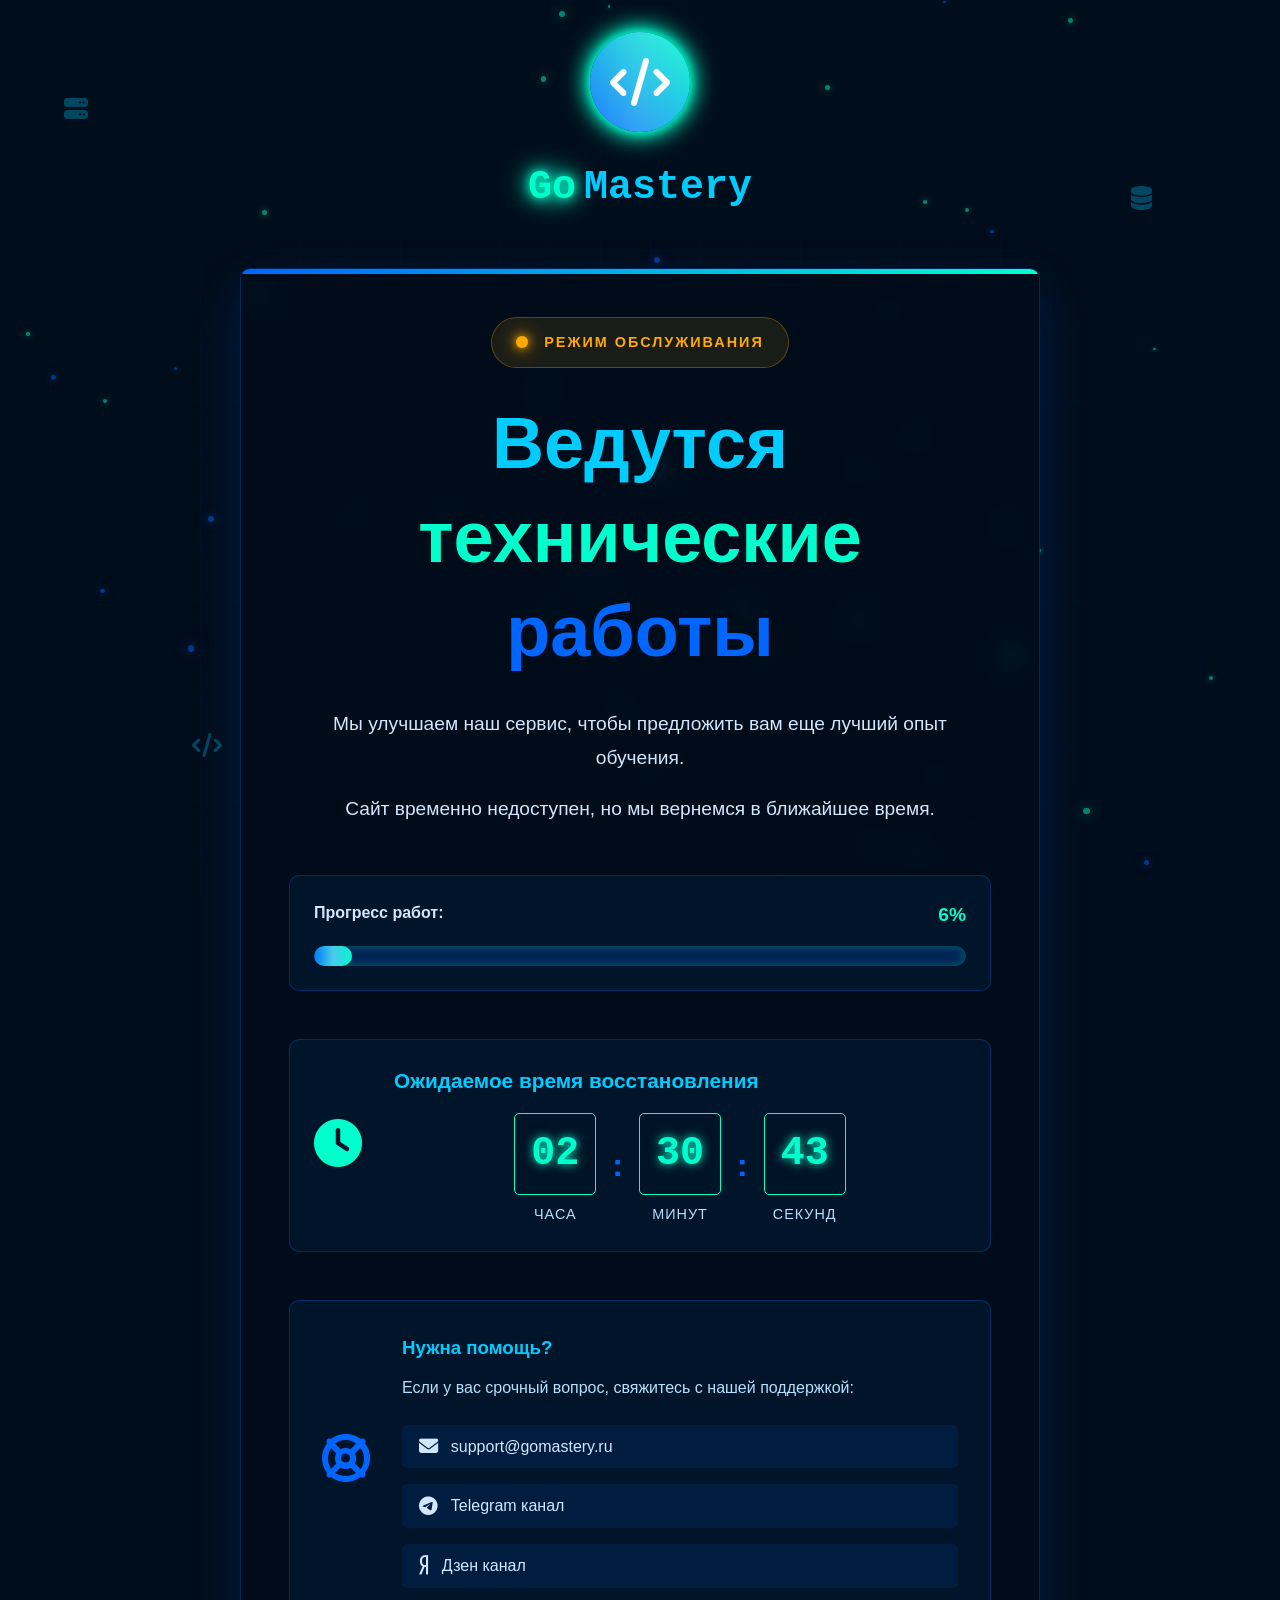
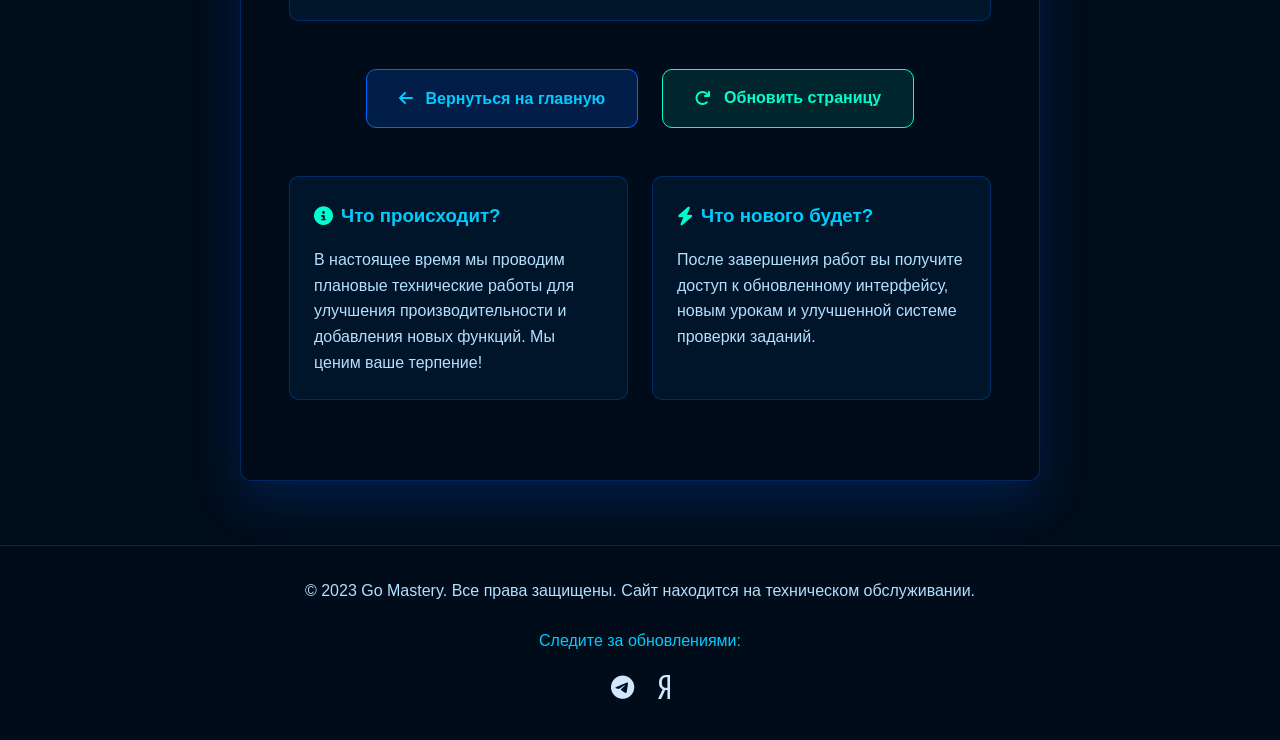
<file: maintenance.html>
<!DOCTYPE html>
<html lang="ru">
<head>
    <meta charset="UTF-8">
    <meta name="viewport" content="width=device-width, initial-scale=1.0">
    <title>Технические работы | Go Mastery</title>
    <link rel="stylesheet" href="./maintenance.css">
    <link rel="stylesheet" href="https://cdnjs.cloudflare.com/ajax/libs/font-awesome/6.4.0/css/all.min.css">
</head>
<body>
    <!-- Анимированный фон -->
    <div class="background-animation">
        <div class="particles-container" id="particles"></div>
        <div class="grid-overlay"></div>
    </div>

    <!-- Главный контент -->
    <main class="maintenance-container">
        <!-- Анимированный логотип -->
        <div class="logo-container">
            <div class="logo-animation">
                <div class="logo-circle">
                    <i class="fas fa-code"></i>
                </div>
                <div class="logo-text">
                    <span class="logo-go">Go</span>
                    <span class="logo-mastery">Mastery</span>
                </div>
            </div>
        </div>

        <!-- Основное сообщение -->
        <div class="maintenance-content">
            <div class="status-indicator">
                <div class="status-dot"></div>
                <span class="status-text">РЕЖИМ ОБСЛУЖИВАНИЯ</span>
            </div>

            <h1 class="maintenance-title">
                <span class="text-part-1">Ведутся</span>
                <span class="text-part-2">технические</span>
                <span class="text-part-3">работы</span>
            </h1>

            <div class="maintenance-message">
                <p>Мы улучшаем наш сервис, чтобы предложить вам еще лучший опыт обучения.</p>
                <p>Сайт временно недоступен, но мы вернемся в ближайшее время.</p>
            </div>

            <!-- Анимированный прогресс-бар -->
            <div class="progress-container">
                <div class="progress-label">
                    <span>Прогресс работ:</span>
                    <span class="progress-percent" id="progress-percent">0%</span>
                </div>
                <div class="progress-bar">
                    <div class="progress-fill" id="progress-fill"></div>
                    <div class="progress-glow"></div>
                </div>
            </div>

            <!-- Таймер -->
            <div class="timer-container">
                <div class="timer-icon">
                    <i class="fas fa-clock"></i>
                </div>
                <div class="timer-content">
                    <h3>Ожидаемое время восстановления</h3>
                    <div class="timer-display" id="timer">
                        <div class="timer-unit">
                            <span class="timer-value">02</span>
                            <span class="timer-label">часа</span>
                        </div>
                        <div class="timer-separator">:</div>
                        <div class="timer-unit">
                            <span class="timer-value">30</span>
                            <span class="timer-label">минут</span>
                        </div>
                        <div class="timer-separator">:</div>
                        <div class="timer-unit">
                            <span class="timer-value">45</span>
                            <span class="timer-label">секунд</span>
                        </div>
                    </div>
                </div>
            </div>

            <!-- Контактная информация -->
            <div class="contact-container">
                <div class="contact-card">
                    <div class="contact-icon">
                        <i class="fas fa-life-ring"></i>
                    </div>
                    <div class="contact-info">
                        <h3>Нужна помощь?</h3>
                        <p>Если у вас срочный вопрос, свяжитесь с нашей поддержкой:</p>
                        <div class="contact-links">
                            <a href="mailto:support@gomastery.ru" class="contact-link">
                                <i class="fas fa-envelope"></i>
                                <span>support@gomastery.ru</span>
                            </a>
                            <a href="#" class="contact-link" target="_blank">
                                <i class="fab fa-telegram"></i>
                                <span>Telegram канал</span>
                            </a>
                            <a href="./maintenance.html" class="contact-link" target="_blank">
                                <i class="fab fa-yandex"></i>
                                <span>Дзен канал</span>
                            </a>
                        </div>
                    </div>
                </div>
            </div>

            <!-- Кнопка возврата -->
            <div class="action-container">
                <a href="index.html" class="back-button">
                    <i class="fas fa-arrow-left"></i>
                    <span>Вернуться на главную</span>
                </a>
                <button class="refresh-button" id="refresh-button">
                    <i class="fas fa-redo"></i>
                    <span>Обновить страницу</span>
                </button>
            </div>

            <!-- Дополнительная информация -->
            <div class="info-container">
                <div class="info-card">
                    <h3><i class="fas fa-info-circle"></i> Что происходит?</h3>
                    <p>В настоящее время мы проводим плановые технические работы для улучшения производительности и добавления новых функций. Мы ценим ваше терпение!</p>
                </div>
                <div class="info-card">
                    <h3><i class="fas fa-bolt"></i> Что нового будет?</h3>
                    <p>После завершения работ вы получите доступ к обновленному интерфейсу, новым урокам и улучшенной системе проверки заданий.</p>
                </div>
            </div>
        </div>

        <!-- Анимированные элементы -->
        <div class="floating-elements">
            <div class="floating-element el1"><i class="fas fa-server"></i></div>
            <div class="floating-element el2"><i class="fas fa-database"></i></div>
            <div class="floating-element el3"><i class="fas fa-code"></i></div>
            <div class="floating-element el4"><i class="fas fa-microchip"></i></div>
            <div class="floating-element el5"><i class="fas fa-cloud"></i></div>
        </div>
    </main>

    <!-- Футер -->
    <footer class="maintenance-footer">
        <div class="container">
            <p>&copy; 2023 Go Mastery. Все права защищены. Сайт находится на техническом обслуживании.</p>
            <div class="footer-social">
                <span>Следите за обновлениями:</span>
                <div class="social-icons">
                    <a href="#" class="social-icon" target="_blank" title="Telegram">
                        <i class="fab fa-telegram"></i>
                    </a>
                    <a href="./maintenance.html" class="social-icon" target="_blank" title="Дзен">
                        <i class="fab fa-yandex"></i>
                    </a>
                </div>
            </div>
        </div>
    </footer>

    <script src="./maintenance.js"></script>
</body>
</html>
</file>
<file: style.css>
/* style.css */
* {
    margin: 0;
    padding: 0;
    box-sizing: border-box;
    font-family: 'Segoe UI', Tahoma, Geneva, Verdana, sans-serif;
}

:root {
    --primary-color: #0066ff;
    --secondary-color: #00ccff;
    --accent-color: #00ffcc;
    --dark-color: #001a33;
    --darker-color: #000d1a;
    --light-color: #e6f7ff;
    --neon-glow: 0 0 10px var(--accent-color), 0 0 20px var(--accent-color), 0 0 30px var(--accent-color);
    --neon-glow-blue: 0 0 10px var(--primary-color), 0 0 20px var(--primary-color);
    --transition: all 0.3s cubic-bezier(0.25, 0.46, 0.45, 0.94);
}

body {
    background-color: var(--darker-color);
    color: var(--light-color);
    overflow-x: hidden;
    position: relative;
}

/* Параллакс-эффект */
.parallax-container {
    position: fixed;
    top: 0;
    left: 0;
    width: 100%;
    height: 100%;
    z-index: -1;
    overflow: hidden;
}

.parallax-layer {
    position: absolute;
    top: 0;
    left: 0;
    width: 100%;
    height: 100%;
    background-position: center;
    background-size: cover;
    will-change: transform;
}

.layer-1 {
    background: linear-gradient(to bottom, var(--darker-color) 0%, var(--dark-color) 100%);
}

.layer-2 {
    background-image: 
        radial-gradient(circle at 20% 30%, rgba(0, 102, 255, 0.1) 0%, transparent 20%),
        radial-gradient(circle at 80% 70%, rgba(0, 204, 255, 0.1) 0%, transparent 20%);
}

.layer-3 {
    background-image: 
        radial-gradient(circle at 40% 60%, rgba(0, 255, 204, 0.05) 0%, transparent 15%),
        radial-gradient(circle at 60% 40%, rgba(0, 102, 255, 0.05) 0%, transparent 15%);
}

.layer-4 {
    background-image: 
        repeating-linear-gradient(45deg, transparent, transparent 2px, rgba(0, 102, 255, 0.05) 2px, rgba(0, 102, 255, 0.05) 4px);
    transform: translateZ(0.2px) scale(1.2);
}

.layer-5 {
    background-image: url('https://images.unsplash.com/photo-1611224923853-80b023f02d71?ixlib=rb-4.0.3&ixid=M3wxMjA3fDB8MHxwaG90by1wYWdlfHx8fGVufDB8fHx8fA%3D%3D&auto=format&fit=crop&w=2069&q=80');
    background-position: center;
    background-size: cover;
    opacity: 0.1;
    transform: translateZ(0.3px) scale(1.3);
}

/* Навигация */
.navbar {
    position: fixed;
    top: 0;
    left: 0;
    width: 100%;
    background-color: rgba(0, 13, 26, 0.9);
    backdrop-filter: blur(10px);
    z-index: 1000;
    padding: 1rem 0;
    border-bottom: 1px solid rgba(0, 102, 255, 0.3);
}

.container {
    max-width: 1200px;
    margin: 0 auto;
    padding: 0 1.5rem;
}

.nav-container {
    display: flex;
    justify-content: space-between;
    align-items: center;
}

.logo {
    font-size: 1.8rem;
    font-weight: 700;
    color: var(--light-color);
    text-decoration: none;
    display: flex;
    align-items: center;
    gap: 0.5rem;
    transition: var(--transition);
}

.logo:hover {
    color: var(--accent-color);
    text-shadow: var(--neon-glow);
}

.logo span {
    color: var(--primary-color);
}

.nav-menu {
    display: flex;
    list-style: none;
    gap: 2rem;
    align-items: center;
}

.nav-item .nav-link {
    color: var(--light-color);
    text-decoration: none;
    font-weight: 500;
    transition: var(--transition);
    position: relative;
    padding: 0.5rem 0;
}

.neon-link::after {
    content: '';
    position: absolute;
    bottom: 0;
    left: 0;
    width: 0;
    height: 2px;
    background: var(--accent-color);
    transition: width 0.3s ease;
}

.neon-link:hover::after {
    width: 100%;
}

.neon-link:hover {
    color: var(--accent-color);
    text-shadow: var(--neon-glow);
}

.social-icon {
    color: var(--light-color);
    font-size: 1.2rem;
    transition: var(--transition);
    margin-left: 0.5rem;
}

.social-icon:hover {
    color: var(--accent-color);
    text-shadow: var(--neon-glow);
}

.menu-toggle {
    display: none;
    flex-direction: column;
    cursor: pointer;
}

.bar {
    width: 25px;
    height: 3px;
    background-color: var(--light-color);
    margin: 3px 0;
    transition: var(--transition);
}

/* Основной контент */
.main-content {
    position: relative;
    z-index: 1;
    margin-top: 80px;
}

.hero {
    padding: 4rem 0;
    position: relative;
}

.hero .container {
    display: flex;
    align-items: center;
    justify-content: space-between;
    gap: 3rem;
}

.hero-content {
    flex: 1;
}

.hero-title {
    font-size: 3.5rem;
    margin-bottom: 1.5rem;
    line-height: 1.2;
}

.neon-text {
    color: var(--accent-color);
    text-shadow: var(--neon-glow);
    animation: neon-pulse 2s infinite alternate;
}

@keyframes neon-pulse {
    0% {
        text-shadow: 0 0 10px var(--accent-color), 0 0 20px var(--accent-color), 0 0 30px var(--accent-color);
    }
    100% {
        text-shadow: 0 0 5px var(--accent-color), 0 0 10px var(--accent-color), 0 0 15px var(--accent-color);
    }
}

.subtitle {
    display: block;
    font-size: 1.5rem;
    color: var(--secondary-color);
    margin-top: 0.5rem;
}

.hero-description {
    font-size: 1.2rem;
    line-height: 1.6;
    margin-bottom: 2rem;
    color: #b3e0ff;
}

.hero-cta {
    display: flex;
    gap: 1rem;
    flex-wrap: wrap;
}

.btn {
    padding: 0.8rem 1.8rem;
    border-radius: 5px;
    font-weight: 600;
    text-decoration: none;
    display: inline-flex;
    align-items: center;
    gap: 0.5rem;
    transition: var(--transition);
    border: none;
    cursor: pointer;
    font-size: 1rem;
}

.btn-primary {
    background-color: var(--primary-color);
    color: white;
    box-shadow: 0 4px 15px rgba(0, 102, 255, 0.4);
}

.neon-btn {
    position: relative;
    overflow: hidden;
    z-index: 1;
}

.neon-btn::before {
    content: '';
    position: absolute;
    top: 0;
    left: -100%;
    width: 100%;
    height: 100%;
    background: linear-gradient(90deg, transparent, rgba(255, 255, 255, 0.2), transparent);
    transition: left 0.7s;
    z-index: -1;
}

.neon-btn:hover::before {
    left: 100%;
}

.neon-btn:hover {
    background-color: var(--secondary-color);
    box-shadow: var(--neon-glow-blue);
    transform: translateY(-3px);
}

.btn-secondary {
    background-color: transparent;
    color: var(--light-color);
    border: 1px solid var(--primary-color);
}

.btn-secondary:hover {
    background-color: rgba(0, 102, 255, 0.1);
    border-color: var(--accent-color);
    color: var(--accent-color);
}

.btn-large {
    padding: 1rem 2.5rem;
    font-size: 1.1rem;
}

.hero-image {
    flex: 1;
}

.code-snippet {
    background-color: rgba(0, 13, 26, 0.8);
    border-radius: 10px;
    overflow: hidden;
    border: 1px solid var(--primary-color);
    box-shadow: 0 10px 30px rgba(0, 102, 255, 0.3);
}

.code-header {
    background-color: rgba(0, 26, 51, 0.9);
    padding: 0.8rem 1rem;
    display: flex;
    align-items: center;
    justify-content: space-between;
    border-bottom: 1px solid var(--primary-color);
}

.code-dots {
    display: flex;
    gap: 0.5rem;
}

.dot {
    width: 12px;
    height: 12px;
    border-radius: 50%;
}

.red {
    background-color: #ff5f56;
}

.yellow {
    background-color: #ffbd2e;
}

.green {
    background-color: #27ca3f;
}

.code-title {
    font-size: 0.9rem;
    color: var(--secondary-color);
}

.code-snippet pre {
    padding: 1.5rem;
    margin: 0;
    overflow-x: auto;
}

.code-snippet code {
    color: var(--accent-color);
    font-family: 'Courier New', monospace;
    font-size: 1rem;
    line-height: 1.5;
}

/* Секции */
section {
    padding: 5rem 0;
}

.section-title {
    font-size: 2.5rem;
    margin-bottom: 3rem;
    text-align: center;
}

.neon-accent {
    color: var(--accent-color);
    text-shadow: 0 0 10px rgba(0, 255, 204, 0.5);
}

.about-content {
    display: flex;
    gap: 3rem;
    align-items: center;
}

.about-text {
    flex: 1;
}

.about-text p {
    margin-bottom: 1.5rem;
    line-height: 1.6;
    font-size: 1.1rem;
}

.feature-list {
    list-style: none;
    margin: 1.5rem 0;
}

.feature-list li {
    margin-bottom: 1rem;
    display: flex;
    align-items: center;
    gap: 1rem;
}

.neon-icon {
    color: var(--accent-color);
    font-size: 1.2rem;
    text-shadow: 0 0 5px var(--accent-color);
}

.highlight-text {
    background: linear-gradient(90deg, transparent, rgba(0, 102, 255, 0.2), transparent);
    padding: 1rem;
    border-left: 3px solid var(--accent-color);
    font-style: italic;
    margin-top: 2rem;
}

.about-image {
    flex: 1;
}

.tech-card {
    background-color: rgba(0, 13, 26, 0.8);
    border-radius: 10px;
    overflow: hidden;
    border: 1px solid var(--primary-color);
    box-shadow: 0 10px 20px rgba(0, 102, 255, 0.2);
}

.tech-card-header {
    background: linear-gradient(90deg, var(--primary-color), var(--secondary-color));
    padding: 1rem;
    color: white;
}

.tech-card-content {
    padding: 1.5rem;
}

.tech-item {
    display: flex;
    align-items: center;
    gap: 1rem;
    margin-bottom: 1.5rem;
    padding-bottom: 1.5rem;
    border-bottom: 1px solid rgba(0, 102, 255, 0.2);
}

.tech-item:last-child {
    margin-bottom: 0;
    padding-bottom: 0;
    border-bottom: none;
}

.tech-icon {
    font-size: 2rem;
    color: var(--accent-color);
}

.tech-info h4 {
    color: var(--secondary-color);
    margin-bottom: 0.3rem;
}

.tech-info p {
    color: #b3e0ff;
    font-size: 0.9rem;
}

/* Преимущества */
.advantages-grid {
    display: grid;
    grid-template-columns: repeat(auto-fit, minmax(300px, 1fr));
    gap: 2rem;
}

.advantage-card {
    background-color: rgba(0, 26, 51, 0.7);
    border-radius: 10px;
    padding: 2rem;
    border: 1px solid rgba(0, 102, 255, 0.3);
    transition: var(--transition);
    position: relative;
    overflow: hidden;
}

.advantage-card::before {
    content: '';
    position: absolute;
    top: 0;
    left: 0;
    width: 100%;
    height: 100%;
    background: linear-gradient(45deg, transparent, rgba(0, 102, 255, 0.1), transparent);
    transform: translateX(-100%);
    transition: transform 0.6s;
}

.advantage-card:hover::before {
    transform: translateX(100%);
}

.advantage-card:hover {
    transform: translateY(-10px);
    border-color: var(--accent-color);
    box-shadow: 0 15px 30px rgba(0, 102, 255, 0.3);
}

.advantage-icon {
    font-size: 2.5rem;
    color: var(--accent-color);
    margin-bottom: 1rem;
}

.advantage-card h3 {
    color: var(--secondary-color);
    margin-bottom: 1rem;
}

.advantage-card p {
    color: #b3e0ff;
    line-height: 1.6;
}

/* Курс */
.course-content {
    display: flex;
    gap: 3rem;
    align-items: flex-start;
}

.course-info {
    flex: 1;
}

.course-highlight {
    background: linear-gradient(90deg, var(--primary-color), var(--secondary-color));
    padding: 1.5rem;
    border-radius: 10px;
    margin-bottom: 2rem;
    color: white;
}

.course-features {
    list-style: none;
    margin-bottom: 2rem;
}

.course-features li {
    margin-bottom: 1rem;
    display: flex;
    align-items: center;
    gap: 1rem;
}

.course-features li i {
    color: var(--accent-color);
}

.price-container {
    margin-bottom: 2rem;
}

.price-old {
    font-size: 1.5rem;
    text-decoration: line-through;
    color: #999;
}

.price-new {
    font-size: 3rem;
    font-weight: 700;
    color: var(--accent-color);
    text-shadow: 0 0 10px rgba(0, 255, 204, 0.5);
}

.price-discount {
    color: var(--secondary-color);
    font-weight: 600;
    margin-top: 0.5rem;
}

.purchase-btn {
    width: 100%;
    justify-content: center;
}

.course-curriculum {
    flex: 1;
}

.curriculum-card {
    background-color: rgba(0, 13, 26, 0.8);
    border-radius: 10px;
    padding: 2rem;
    border: 1px solid var(--primary-color);
}

.curriculum-card h3 {
    color: var(--secondary-color);
    margin-bottom: 1.5rem;
    text-align: center;
    font-size: 1.5rem;
}

.module {
    margin-bottom: 1.5rem;
    padding-bottom: 1.5rem;
    border-bottom: 1px solid rgba(0, 102, 255, 0.3);
}

.module:last-child {
    margin-bottom: 0;
    padding-bottom: 0;
    border-bottom: none;
}

.module h4 {
    color: var(--accent-color);
    margin-bottom: 0.5rem;
}

.module p {
    color: #b3e0ff;
}

/* Отзывы */
.reviews-grid {
    display: grid;
    grid-template-columns: repeat(auto-fit, minmax(300px, 1fr));
    gap: 2rem;
}

.review-card {
    background-color: rgba(0, 26, 51, 0.7);
    border-radius: 10px;
    padding: 2rem;
    border: 1px solid rgba(0, 102, 255, 0.3);
}

.review-header {
    display: flex;
    align-items: center;
    gap: 1rem;
    margin-bottom: 1.5rem;
}

.review-avatar {
    width: 50px;
    height: 50px;
    background: linear-gradient(45deg, var(--primary-color), var(--secondary-color));
    border-radius: 50%;
    display: flex;
    align-items: center;
    justify-content: center;
    font-size: 1.5rem;
}

.review-author h4 {
    color: var(--secondary-color);
    margin-bottom: 0.3rem;
}

.review-author p {
    color: #b3e0ff;
    font-size: 0.9rem;
}

.review-text p {
    line-height: 1.6;
    font-style: italic;
    color: #e6f7ff;
}

/* Форма покупки */
.purchase-card {
    background-color: rgba(0, 13, 26, 0.9);
    border-radius: 15px;
    padding: 3rem;
    border: 1px solid var(--primary-color);
    box-shadow: 0 20px 40px rgba(0, 102, 255, 0.3);
}

.purchase-content {
    display: flex;
    gap: 3rem;
    margin-top: 2rem;
}

.purchase-info {
    flex: 1;
}

.purchase-highlight {
    background: linear-gradient(90deg, var(--primary-color), var(--secondary-color));
    padding: 1.5rem;
    border-radius: 10px;
    margin-bottom: 2rem;
    color: white;
}

.purchase-price .price-new {
    font-size: 3.5rem;
}

.purchase-features {
    list-style: none;
    margin: 2rem 0;
}

.purchase-features li {
    margin-bottom: 1rem;
    display: flex;
    align-items: center;
    gap: 1rem;
}

.purchase-features li i {
    color: var(--accent-color);
}

.purchase-form {
    flex: 1;
    background-color: rgba(0, 26, 51, 0.7);
    padding: 2rem;
    border-radius: 10px;
    border: 1px solid rgba(0, 102, 255, 0.3);
    /* центрируем содержимое внутри, особенно кнопку */
    display: flex;
    flex-direction: column;
    align-items: center;
}

.purchase-form h3 {
    color: var(--secondary-color);
    margin-bottom: 1.5rem;
    text-align: center;
}

.form-group {
    margin-bottom: 1.5rem;
    /* кнопка теперь находится по центру благодаря родителю, но оставляем выравнивание на случай дополнительных полей */
    text-align: center;
}

.form-group input {
    width: 100%;
    padding: 1rem;
    background-color: rgba(0, 13, 26, 0.9);
    border: 1px solid var(--primary-color);
    border-radius: 5px;
    color: white;
    font-size: 1rem;
    transition: var(--transition);
}

.form-group input:focus {
    outline: none;
    border-color: var(--accent-color);
    box-shadow: 0 0 10px rgba(0, 255, 204, 0.5);
}

.form-note {
    font-size: 0.9rem;
    color: #b3e0ff;
    text-align: center;
    margin-top: 1rem;
}

.payment-methods {
    margin-top: 2rem;
    text-align: center;
}

.payment-icons {
    display: flex;
    justify-content: center;
    gap: 1.5rem;
    margin-top: 1rem;
    font-size: 2rem;
    color: var(--secondary-color);
}

/* Футер */
.footer {
    background-color: rgba(0, 13, 26, 0.95);
    padding: 4rem 0 2rem;
    border-top: 1px solid rgba(0, 102, 255, 0.3);
    margin-top: 4rem;
}

.footer-content {
    display: grid;
    grid-template-columns: repeat(auto-fit, minmax(200px, 1fr));
    gap: 3rem;
    margin-bottom: 3rem;
}

.footer-logo {
    font-size: 1.8rem;
    margin-bottom: 1rem;
    display: inline-block;
}

.footer-section h4 {
    color: var(--secondary-color);
    margin-bottom: 1.5rem;
    font-size: 1.2rem;
}

.footer-links {
    list-style: none;
}

.footer-links li {
    margin-bottom: 0.8rem;
}

.footer-links a {
    color: #b3e0ff;
    text-decoration: none;
    transition: var(--transition);
}

.footer-links a:hover {
    color: var(--accent-color);
    text-shadow: 0 0 5px var(--accent-color);
}

.footer-social .social-icon {
    display: flex;
    align-items: center;
    gap: 0.5rem;
    margin-bottom: 1rem;
}

.footer-bottom {
    text-align: center;
    padding-top: 2rem;
    border-top: 1px solid rgba(0, 102, 255, 0.2);
    color: #80ccff;
}

/* Адаптивность */
@media (max-width: 992px) {
    .hero .container,
    .about-content,
    .course-content,
    .purchase-content {
        flex-direction: column;
    }
    
    .hero-title {
        font-size: 2.8rem;
    }
    
    .section-title {
        font-size: 2.2rem;
    }
}

@media (max-width: 768px) {
    .menu-toggle {
        display: flex;
    }
    
    .nav-menu {
        position: fixed;
        top: 70px;
        right: -100%;
        flex-direction: column;
        background-color: rgba(0, 13, 26, 0.95);
        width: 80%;
        height: calc(100vh - 70px);
        transition: right 0.5s ease;
        padding: 2rem;
        gap: 2rem;
        backdrop-filter: blur(10px);
        border-left: 1px solid rgba(0, 102, 255, 0.3);
    }
    
    .nav-menu.active {
        right: 0;
    }
    
    .bar.active:nth-child(1) {
        transform: rotate(45deg) translate(5px, 6px);
    }
    
    .bar.active:nth-child(2) {
        opacity: 0;
    }
    
    .bar.active:nth-child(3) {
        transform: rotate(-45deg) translate(7px, -6px);
    }
    
    .hero-title {
        font-size: 2.3rem;
    }
    
    .section-title {
        font-size: 1.9rem;
    }
    
    .purchase-card {
        padding: 2rem 1.5rem;
    }
}

@media (max-width: 480px) {
    .hero-title {
        font-size: 2rem;
    }
    
    .subtitle {
        font-size: 1.2rem;
    }
    
    .hero-cta {
        flex-direction: column;
    }
    
    .btn {
        width: 100%;
        justify-content: center;
    }
    
    .section-title {
        font-size: 1.7rem;
    }
    
    .price-new {
        font-size: 2.5rem;
    }
}
</file>
<file: article.css>
/* article.css */
/* Основные стили статьи о Go */

* {
    margin: 0;
    padding: 0;
    box-sizing: border-box;
}

:root {
    --primary-color: #0066ff;
    --secondary-color: #00ccff;
    --accent-color: #00ffcc;
    --dark-color: #001a33;
    --darker-color: #000d1a;
    --light-color: #e6f7ff;
    --text-color: #d1e7ff;
    --neon-glow: 0 0 10px var(--accent-color), 0 0 20px var(--accent-color), 0 0 30px var(--accent-color);
    --neon-glow-blue: 0 0 10px var(--primary-color), 0 0 20px var(--primary-color);
    --transition: all 0.3s cubic-bezier(0.25, 0.46, 0.45, 0.94);
    --border-radius: 10px;
    --card-bg: rgba(0, 26, 51, 0.8);
}

body {
    background-color: var(--darker-color);
    color: var(--text-color);
    font-family: 'Roboto', sans-serif;
    line-height: 1.6;
    overflow-x: hidden;
    background-image: 
        radial-gradient(circle at 10% 20%, rgba(0, 102, 255, 0.05) 0%, transparent 20%),
        radial-gradient(circle at 90% 80%, rgba(0, 204, 255, 0.05) 0%, transparent 20%),
        repeating-linear-gradient(45deg, transparent, transparent 2px, rgba(0, 102, 255, 0.02) 2px, rgba(0, 102, 255, 0.02) 4px);
}

/* Индикатор прокрутки */
.scroll-indicator {
    position: fixed;
    top: 0;
    left: 0;
    width: 100%;
    height: 4px;
    background-color: rgba(0, 26, 51, 0.8);
    z-index: 1001;
}

.progress-bar {
    height: 100%;
    width: 0%;
    background: linear-gradient(90deg, var(--primary-color), var(--accent-color));
    transition: width 0.2s ease;
    box-shadow: 0 0 10px var(--primary-color);
}

/* Навигация */
.navbar {
    position: sticky;
    top: 0;
    left: 0;
    width: 100%;
    background-color: rgba(0, 13, 26, 0.95);
    backdrop-filter: blur(10px);
    z-index: 1000;
    padding: 1rem 0;
    border-bottom: 1px solid rgba(0, 102, 255, 0.3);
}

.container {
    max-width: 1200px;
    margin: 0 auto;
    padding: 0 1.5rem;
}

.nav-container {
    display: flex;
    justify-content: space-between;
    align-items: center;
}

.logo {
    font-size: 1.8rem;
    font-weight: 700;
    color: var(--light-color);
    text-decoration: none;
    display: flex;
    align-items: center;
    gap: 0.5rem;
    transition: var(--transition);
    font-family: 'Orbitron', sans-serif;
}

.logo:hover {
    color: var(--accent-color);
    text-shadow: var(--neon-glow);
}

.logo span {
    color: var(--primary-color);
}

.nav-menu {
    display: flex;
    list-style: none;
    gap: 2rem;
    align-items: center;
}

.nav-item .nav-link {
    color: var(--light-color);
    text-decoration: none;
    font-weight: 500;
    transition: var(--transition);
    position: relative;
    padding: 0.5rem 0;
    display: flex;
    align-items: center;
    gap: 0.5rem;
}

.neon-link::after {
    content: '';
    position: absolute;
    bottom: 0;
    left: 0;
    width: 0;
    height: 2px;
    background: var(--accent-color);
    transition: width 0.3s ease;
}

.neon-link:hover::after {
    width: 100%;
}

.neon-link:hover {
    color: var(--accent-color);
    text-shadow: var(--neon-glow);
}

.social-icon {
    color: var(--light-color);
    font-size: 1.2rem;
    transition: var(--transition);
    margin-left: 0.5rem;
}

.social-icon:hover {
    color: var(--accent-color);
    text-shadow: var(--neon-glow);
}

.menu-toggle {
    display: none;
    flex-direction: column;
    cursor: pointer;
}

.bar {
    width: 25px;
    height: 3px;
    background-color: var(--light-color);
    margin: 3px 0;
    transition: var(--transition);
}

/* Шапка статьи */
.article-header {
    padding: 4rem 0 2rem;
    background: linear-gradient(to bottom, rgba(0, 13, 26, 0.9), transparent);
}

.breadcrumbs {
    margin-bottom: 2rem;
}

.breadcrumb-link {
    color: var(--secondary-color);
    text-decoration: none;
    display: inline-flex;
    align-items: center;
    gap: 0.5rem;
    font-weight: 500;
    transition: var(--transition);
}

.breadcrumb-link:hover {
    color: var(--accent-color);
    text-shadow: 0 0 10px rgba(0, 255, 204, 0.5);
}

.article-title {
    font-size: 3rem;
    margin-bottom: 1.5rem;
    line-height: 1.2;
    font-family: 'Orbitron', sans-serif;
}

.neon-text {
    color: var(--accent-color);
    text-shadow: var(--neon-glow);
    animation: neon-pulse 2s infinite alternate;
}

@keyframes neon-pulse {
    0% {
        text-shadow: 0 0 10px var(--accent-color), 0 0 20px var(--accent-color), 0 0 30px var(--accent-color);
    }
    100% {
        text-shadow: 0 0 5px var(--accent-color), 0 0 10px var(--accent-color), 0 0 15px var(--accent-color);
    }
}

.subtitle {
    display: block;
    font-size: 1.5rem;
    color: var(--secondary-color);
    margin-top: 0.5rem;
    font-weight: 300;
}

.article-meta {
    display: flex;
    flex-wrap: wrap;
    gap: 2rem;
    margin-top: 2rem;
    padding-top: 1.5rem;
    border-top: 1px solid rgba(0, 102, 255, 0.3);
}

.meta-item {
    display: flex;
    align-items: center;
    gap: 0.5rem;
    color: #b3e0ff;
}

.neon-icon {
    color: var(--accent-color);
    font-size: 1.2rem;
    text-shadow: 0 0 5px var(--accent-color);
}

/* Оглавление */
.table-of-contents {
    padding: 2rem 0;
}

.toc-card {
    background-color: var(--card-bg);
    border-radius: var(--border-radius);
    padding: 2rem;
    border: 1px solid rgba(0, 102, 255, 0.3);
    box-shadow: 0 10px 20px rgba(0, 102, 255, 0.1);
}

.toc-card h3 {
    color: var(--secondary-color);
    margin-bottom: 1.5rem;
    display: flex;
    align-items: center;
    gap: 0.5rem;
}

.toc-list {
    list-style: none;
    display: grid;
    grid-template-columns: repeat(auto-fill, minmax(250px, 1fr));
    gap: 1rem;
}

.toc-list li a {
    color: var(--text-color);
    text-decoration: none;
    padding: 0.8rem 1rem;
    display: flex;
    align-items: center;
    gap: 0.8rem;
    background-color: rgba(0, 102, 255, 0.1);
    border-radius: 5px;
    transition: var(--transition);
    border-left: 3px solid transparent;
}

.toc-list li a:hover {
    background-color: rgba(0, 102, 255, 0.2);
    color: var(--accent-color);
    border-left-color: var(--accent-color);
    transform: translateX(5px);
}

/* Основное содержание */
.article-container {
    max-width: 1200px;
    margin: 0 auto;
    padding: 0 1.5rem 4rem;
}

.article-content {
    margin-top: 2rem;
}

.article-section {
    margin-bottom: 4rem;
    padding-bottom: 3rem;
    border-bottom: 1px solid rgba(0, 102, 255, 0.2);
}

.article-section:last-child {
    border-bottom: none;
}

.section-title {
    font-size: 2.2rem;
    margin-bottom: 2rem;
    color: var(--secondary-color);
    display: flex;
    align-items: center;
    gap: 1rem;
    font-family: 'Orbitron', sans-serif;
}

.section-title i {
    color: var(--accent-color);
    font-size: 1.8rem;
}

.section-content {
    display: flex;
    gap: 3rem;
    margin-bottom: 2rem;
}

.content-text {
    flex: 2;
}

.content-text p {
    margin-bottom: 1.5rem;
    line-height: 1.7;
    font-size: 1.1rem;
}

.feature-list {
    list-style: none;
    margin: 1.5rem 0;
}

.feature-list li {
    margin-bottom: 0.8rem;
    padding-left: 1.5rem;
    position: relative;
}

.feature-list li:before {
    content: '▶';
    position: absolute;
    left: 0;
    color: var(--accent-color);
    font-size: 0.8rem;
}

.highlight-box {
    background-color: rgba(0, 102, 255, 0.1);
    border-left: 4px solid var(--accent-color);
    padding: 1.5rem;
    margin: 2rem 0;
    border-radius: 0 var(--border-radius) var(--border-radius) 0;
}

.highlight-box h4 {
    color: var(--secondary-color);
    margin-bottom: 1rem;
}

.highlight-box ul {
    list-style: none;
    margin-top: 1rem;
}

.highlight-box li {
    margin-bottom: 0.5rem;
    padding-left: 1.5rem;
    position: relative;
}

.highlight-box li:before {
    content: '•';
    position: absolute;
    left: 0;
    color: var(--accent-color);
    font-size: 1.2rem;
}

.content-image {
    flex: 1;
}

.image-card {
    background-color: var(--card-bg);
    border-radius: var(--border-radius);
    overflow: hidden;
    border: 1px solid rgba(0, 102, 255, 0.3);
}

.image-placeholder {
    height: 200px;
    background: linear-gradient(45deg, rgba(0, 102, 255, 0.2), rgba(0, 204, 255, 0.2));
    display: flex;
    flex-direction: column;
    align-items: center;
    justify-content: center;
    color: var(--accent-color);
    font-size: 1.2rem;
    gap: 1rem;
}

.image-placeholder i {
    font-size: 3rem;
}

.image-caption {
    padding: 1rem;
    text-align: center;
    font-style: italic;
    color: #b3e0ff;
    font-size: 0.9rem;
}

/* Таймлайн */
.timeline {
    margin-top: 3rem;
    position: relative;
    padding-left: 2rem;
}

.timeline:before {
    content: '';
    position: absolute;
    left: 0;
    top: 0;
    height: 100%;
    width: 3px;
    background: linear-gradient(to bottom, var(--primary-color), var(--accent-color));
}

.timeline h3 {
    color: var(--secondary-color);
    margin-bottom: 1.5rem;
    margin-left: -2rem;
}

.timeline-item {
    position: relative;
    margin-bottom: 2rem;
    padding-left: 2rem;
}

.timeline-item:before {
    content: '';
    position: absolute;
    left: -0.5rem;
    top: 0.5rem;
    width: 1rem;
    height: 1rem;
    border-radius: 50%;
    background-color: var(--accent-color);
    box-shadow: 0 0 10px var(--accent-color);
}

.timeline-date {
    font-weight: 700;
    color: var(--accent-color);
    margin-bottom: 0.5rem;
    font-size: 1.2rem;
}

.timeline-content h4 {
    color: var(--secondary-color);
    margin-bottom: 0.5rem;
}

/* Принципы */
.principles-grid {
    display: grid;
    grid-template-columns: repeat(auto-fit, minmax(250px, 1fr));
    gap: 1.5rem;
    margin: 2rem 0;
}

.principle-card {
    background-color: var(--card-bg);
    border-radius: var(--border-radius);
    padding: 1.5rem;
    border: 1px solid rgba(0, 102, 255, 0.3);
    transition: var(--transition);
}

.principle-card:hover {
    transform: translateY(-5px);
    border-color: var(--accent-color);
    box-shadow: 0 10px 20px rgba(0, 102, 255, 0.2);
}

.principle-icon {
    font-size: 2rem;
    color: var(--accent-color);
    margin-bottom: 1rem;
}

.principle-card h4 {
    color: var(--secondary-color);
    margin-bottom: 0.8rem;
}

/* Таблица сравнения */
.comparison-table {
    margin: 2rem 0;
    overflow-x: auto;
}

.comparison-table table {
    width: 100%;
    border-collapse: collapse;
    border: 1px solid rgba(0, 102, 255, 0.3);
}

.comparison-table th {
    background-color: rgba(0, 102, 255, 0.2);
    color: var(--secondary-color);
    padding: 1rem;
    text-align: left;
    border: 1px solid rgba(0, 102, 255, 0.3);
}

.comparison-table td {
    padding: 1rem;
    border: 1px solid rgba(0, 102, 255, 0.2);
}

.comparison-table tr:nth-child(even) {
    background-color: rgba(0, 102, 255, 0.05);
}

/* Особенности языка */
.features-grid {
    display: grid;
    grid-template-columns: repeat(auto-fit, minmax(300px, 1fr));
    gap: 2rem;
    margin: 2rem 0;
}

.feature-card {
    background-color: var(--card-bg);
    border-radius: var(--border-radius);
    padding: 2rem;
    border: 1px solid rgba(0, 102, 255, 0.3);
    transition: var(--transition);
}

.feature-card:hover {
    transform: translateY(-10px);
    border-color: var(--accent-color);
    box-shadow: 0 15px 30px rgba(0, 102, 255, 0.2);
}

.feature-icon {
    font-size: 2.5rem;
    color: var(--accent-color);
    margin-bottom: 1.5rem;
}

.feature-card h3 {
    color: var(--secondary-color);
    margin-bottom: 1rem;
    font-size: 1.4rem;
}

.code-example {
    background-color: rgba(0, 13, 26, 0.9);
    border-radius: 5px;
    padding: 1.5rem;
    margin-top: 1.5rem;
    border: 1px solid rgba(0, 102, 255, 0.3);
    overflow-x: auto;
}

.code-example pre {
    margin: 0;
    font-family: 'Courier New', monospace;
    font-size: 0.9rem;
    line-height: 1.5;
}

.code-example code {
    color: var(--accent-color);
}

.code-example.inline {
    margin: 1rem 0;
}

/* Блоки с кодом */
.code-block {
    background-color: rgba(0, 13, 26, 0.9);
    border-radius: var(--border-radius);
    overflow: hidden;
    border: 1px solid var(--primary-color);
    box-shadow: 0 10px 30px rgba(0, 102, 255, 0.3);
    margin: 2rem 0;
}

.code-header {
    background-color: rgba(0, 26, 51, 0.9);
    padding: 0.8rem 1rem;
    display: flex;
    align-items: center;
    justify-content: space-between;
    border-bottom: 1px solid var(--primary-color);
}

.code-dots {
    display: flex;
    gap: 0.5rem;
}

.dot {
    width: 12px;
    height: 12px;
    border-radius: 50%;
}

.red {
    background-color: #ff5f56;
}

.yellow {
    background-color: #ffbd2e;
}

.green {
    background-color: #27ca3f;
}

.code-title {
    font-size: 0.9rem;
    color: var(--secondary-color);
}

.code-block pre {
    padding: 1.5rem;
    margin: 0;
    overflow-x: auto;
}

.code-block code {
    color: var(--accent-color);
    font-family: 'Courier New', monospace;
    font-size: 1rem;
    line-height: 1.5;
}

/* Особенности синтаксиса */
.syntax-features {
    display: grid;
    grid-template-columns: repeat(auto-fit, minmax(250px, 1fr));
    gap: 1.5rem;
    margin: 2rem 0;
}

.syntax-item {
    background-color: rgba(0, 102, 255, 0.05);
    padding: 1.5rem;
    border-radius: var(--border-radius);
    border-left: 3px solid var(--accent-color);
}

.syntax-item h4 {
    color: var(--secondary-color);
    margin-bottom: 0.8rem;
}

/* Конкурентность */
.concurrency-grid {
    display: grid;
    grid-template-columns: repeat(auto-fit, minmax(300px, 1fr));
    gap: 2rem;
    margin: 2rem 0;
}

.concept-card {
    background-color: var(--card-bg);
    border-radius: var(--border-radius);
    padding: 2rem;
    border: 1px solid rgba(0, 102, 255, 0.3);
}

.concept-card h3 {
    color: var(--secondary-color);
    margin-bottom: 1rem;
}

/* Применение */
.applications-grid {
    display: grid;
    grid-template-columns: repeat(auto-fit, minmax(250px, 1fr));
    gap: 2rem;
    margin: 2rem 0;
}

.application-card {
    background-color: var(--card-bg);
    border-radius: var(--border-radius);
    padding: 2rem;
    border: 1px solid rgba(0, 102, 255, 0.3);
    transition: var(--transition);
}

.application-card:hover {
    transform: translateY(-5px);
    border-color: var(--accent-color);
    box-shadow: 0 10px 20px rgba(0, 102, 255, 0.2);
}

.app-icon {
    font-size: 3rem;
    color: var(--accent-color);
    margin-bottom: 1rem;
}

.application-card h3 {
    color: var(--secondary-color);
    margin-bottom: 1rem;
}

.app-stats {
    display: flex;
    flex-wrap: wrap;
    gap: 1rem;
    margin-top: 1.5rem;
    padding-top: 1.5rem;
    border-top: 1px solid rgba(0, 102, 255, 0.2);
}

.app-stats span {
    display: flex;
    align-items: center;
    gap: 0.5rem;
    font-size: 0.9rem;
    color: #b3e0ff;
}

.companies-using-go {
    margin: 3rem 0;
    padding: 2rem;
    background-color: rgba(0, 102, 255, 0.05);
    border-radius: var(--border-radius);
    text-align: center;
}

.companies-using-go h3 {
    color: var(--secondary-color);
    margin-bottom: 2rem;
}

.companies-logos {
    display: flex;
    flex-wrap: wrap;
    justify-content: center;
    gap: 2rem;
}

.company-logo {
    display: flex;
    flex-direction: column;
    align-items: center;
    gap: 0.5rem;
}

.company-logo i {
    font-size: 2.5rem;
    color: var(--secondary-color);
}

.company-logo span {
    font-weight: 500;
}

/* Экосистема */
.ecosystem-grid {
    display: grid;
    grid-template-columns: repeat(auto-fit, minmax(300px, 1fr));
    gap: 2rem;
    margin: 2rem 0;
}

.tool-card {
    background-color: var(--card-bg);
    border-radius: var(--border-radius);
    padding: 2rem;
    border: 1px solid rgba(0, 102, 255, 0.3);
}

.tool-card h3 {
    color: var(--secondary-color);
    margin-bottom: 1rem;
}

.tool-example {
    background-color: rgba(0, 13, 26, 0.9);
    border-radius: 5px;
    padding: 1rem;
    margin-top: 1rem;
    border: 1px solid rgba(0, 102, 255, 0.3);
    overflow-x: auto;
}

.tool-example pre {
    margin: 0;
    font-size: 0.9rem;
}

.library-list {
    list-style: none;
    margin-top: 1rem;
}

.library-list li {
    margin-bottom: 0.8rem;
    padding-left: 1.5rem;
    position: relative;
}

.library-list li:before {
    content: '▸';
    position: absolute;
    left: 0;
    color: var(--accent-color);
}

/* Сообщество */
.community-stats {
    display: grid;
    grid-template-columns: repeat(auto-fit, minmax(150px, 1fr));
    gap: 1.5rem;
    margin: 2rem 0;
}

.stat-card {
    background-color: rgba(0, 102, 255, 0.1);
    border-radius: var(--border-radius);
    padding: 1.5rem;
    text-align: center;
    border: 1px solid rgba(0, 102, 255, 0.3);
}

.stat-number {
    font-size: 2.5rem;
    font-weight: 700;
    color: var(--accent-color);
    margin-bottom: 0.5rem;
    font-family: 'Orbitron', sans-serif;
}

.stat-label {
    color: #b3e0ff;
    font-size: 0.9rem;
}

.future-roadmap {
    margin: 2rem 0;
}

.roadmap-item {
    margin-bottom: 2rem;
    padding-bottom: 2rem;
    border-bottom: 1px solid rgba(0, 102, 255, 0.2);
}

.roadmap-item:last-child {
    margin-bottom: 0;
    padding-bottom: 0;
    border-bottom: none;
}

.roadmap-item h4 {
    color: var(--secondary-color);
    margin-bottom: 0.8rem;
}

.conclusion {
    margin: 3rem 0;
    padding: 2rem;
    background-color: rgba(0, 102, 255, 0.05);
    border-radius: var(--border-radius);
    border-left: 4px solid var(--accent-color);
}

.conclusion h3 {
    color: var(--secondary-color);
    margin-bottom: 1.5rem;
}

.action-box {
    background: linear-gradient(90deg, rgba(0, 102, 255, 0.2), rgba(0, 204, 255, 0.2));
    border-radius: var(--border-radius);
    padding: 2rem;
    margin-top: 2rem;
    text-align: center;
}

.action-box h4 {
    color: var(--accent-color);
    margin-bottom: 1rem;
    font-size: 1.5rem;
}

.action-box p {
    margin-bottom: 1.5rem;
    font-size: 1.1rem;
}

.btn {
    padding: 0.8rem 1.8rem;
    border-radius: 5px;
    font-weight: 600;
    text-decoration: none;
    display: inline-flex;
    align-items: center;
    gap: 0.5rem;
    transition: var(--transition);
    border: none;
    cursor: pointer;
    font-size: 1rem;
}

.btn-primary {
    background-color: var(--primary-color);
    color: white;
    box-shadow: 0 4px 15px rgba(0, 102, 255, 0.4);
}

.neon-btn {
    position: relative;
    overflow: hidden;
    z-index: 1;
}

.neon-btn::before {
    content: '';
    position: absolute;
    top: 0;
    left: -100%;
    width: 100%;
    height: 100%;
    background: linear-gradient(90deg, transparent, rgba(255, 255, 255, 0.2), transparent);
    transition: left 0.7s;
    z-index: -1;
}

.neon-btn:hover::before {
    left: 100%;
}

.neon-btn:hover {
    background-color: var(--secondary-color);
    box-shadow: var(--neon-glow-blue);
    transform: translateY(-3px);
}

/* Футер */
.footer {
    background-color: rgba(0, 13, 26, 0.95);
    padding: 4rem 0 2rem;
    border-top: 1px solid rgba(0, 102, 255, 0.3);
    margin-top: 4rem;
}

.footer-content {
    display: grid;
    grid-template-columns: repeat(auto-fit, minmax(200px, 1fr));
    gap: 3rem;
    margin-bottom: 3rem;
}

.footer-logo {
    font-size: 1.8rem;
    margin-bottom: 1rem;
    display: inline-block;
}

.footer-section h4 {
    color: var(--secondary-color);
    margin-bottom: 1.5rem;
    font-size: 1.2rem;
}

.footer-links {
    list-style: none;
}

.footer-links li {
    margin-bottom: 0.8rem;
}

.footer-links a {
    color: #b3e0ff;
    text-decoration: none;
    transition: var(--transition);
}

.footer-links a:hover {
    color: var(--accent-color);
    text-shadow: 0 0 5px var(--accent-color);
}

.footer-social .social-icon {
    display: flex;
    align-items: center;
    gap: 0.5rem;
    margin-bottom: 1rem;
}

.footer-bottom {
    text-align: center;
    padding-top: 2rem;
    border-top: 1px solid rgba(0, 102, 255, 0.2);
    color: #80ccff;
    position: relative;
}

.back-to-top {
    position: absolute;
    right: 0;
    top: 50%;
    transform: translateY(-50%);
    color: var(--secondary-color);
    text-decoration: none;
    display: flex;
    align-items: center;
    gap: 0.5rem;
    transition: var(--transition);
}

.back-to-top:hover {
    color: var(--accent-color);
}

/* Адаптивность */
@media (max-width: 992px) {
    .section-content {
        flex-direction: column;
    }
    
    .article-title {
        font-size: 2.5rem;
    }
    
    .section-title {
        font-size: 1.9rem;
    }
}

@media (max-width: 768px) {
    .menu-toggle {
        display: flex;
    }
    
    .nav-menu {
        position: fixed;
        top: 70px;
        right: -100%;
        flex-direction: column;
        background-color: rgba(0, 13, 26, 0.95);
        width: 80%;
        height: calc(100vh - 70px);
        transition: right 0.5s ease;
        padding: 2rem;
        gap: 2rem;
        backdrop-filter: blur(10px);
        border-left: 1px solid rgba(0, 102, 255, 0.3);
    }
    
    .nav-menu.active {
        right: 0;
    }
    
    .bar.active:nth-child(1) {
        transform: rotate(45deg) translate(5px, 6px);
    }
    
    .bar.active:nth-child(2) {
        opacity: 0;
    }
    
    .bar.active:nth-child(3) {
        transform: rotate(-45deg) translate(7px, -6px);
    }
    
    .article-title {
        font-size: 2rem;
    }
    
    .section-title {
        font-size: 1.7rem;
    }
    
    .toc-list {
        grid-template-columns: 1fr;
    }
    
    .footer-bottom {
        padding-bottom: 3rem;
    }
    
    .back-to-top {
        position: static;
        transform: none;
        margin-top: 1rem;
        display: inline-flex;
    }
}

@media (max-width: 480px) {
    .article-title {
        font-size: 1.8rem;
    }
    
    .subtitle {
        font-size: 1.2rem;
    }
    
    .section-title {
        font-size: 1.5rem;
    }
    
    .article-meta {
        flex-direction: column;
        gap: 1rem;
    }
    
    .companies-logos {
        gap: 1rem;
    }
    
    .company-logo i {
        font-size: 2rem;
    }
    
    .company-logo span {
        font-size: 0.9rem;
    }
}
</file>
<file: maintenance.css>
/* maintenance.css */
/* Страница технических работ в стиле Crysis */

* {
    margin: 0;
    padding: 0;
    box-sizing: border-box;
}

:root {
    --primary-color: #0066ff;
    --secondary-color: #00ccff;
    --accent-color: #00ffcc;
    --warning-color: #ffaa00;
    --error-color: #ff3366;
    --dark-color: #001a33;
    --darker-color: #000d1a;
    --light-color: #e6f7ff;
    --text-color: #d1e7ff;
    --neon-glow: 0 0 10px var(--accent-color), 0 0 20px var(--accent-color), 0 0 30px var(--accent-color);
    --neon-glow-blue: 0 0 10px var(--primary-color), 0 0 20px var(--primary-color);
    --neon-glow-warning: 0 0 10px var(--warning-color), 0 0 20px var(--warning-color);
    --transition: all 0.3s cubic-bezier(0.25, 0.46, 0.45, 0.94);
    --border-radius: 10px;
    --card-bg: rgba(0, 26, 51, 0.85);
}

body {
    background-color: var(--darker-color);
    color: var(--text-color);
    font-family: 'Segoe UI', Tahoma, Geneva, Verdana, sans-serif;
    line-height: 1.6;
    min-height: 100vh;
    overflow-x: hidden;
    position: relative;
}

/* Анимированный фон */
.background-animation {
    position: fixed;
    top: 0;
    left: 0;
    width: 100%;
    height: 100%;
    z-index: -2;
}

.particles-container {
    position: absolute;
    top: 0;
    left: 0;
    width: 100%;
    height: 100%;
    overflow: hidden;
}

.grid-overlay {
    position: absolute;
    top: 0;
    left: 0;
    width: 100%;
    height: 100%;
    background-image: 
        linear-gradient(rgba(0, 102, 255, 0.1) 1px, transparent 1px),
        linear-gradient(90deg, rgba(0, 102, 255, 0.1) 1px, transparent 1px);
    background-size: 50px 50px;
    opacity: 0.3;
    animation: grid-move 20s linear infinite;
}

@keyframes grid-move {
    0% {
        transform: translate(0, 0);
    }
    100% {
        transform: translate(50px, 50px);
    }
}

/* Основной контейнер */
.maintenance-container {
    min-height: 100vh;
    display: flex;
    flex-direction: column;
    justify-content: center;
    align-items: center;
    padding: 2rem;
    position: relative;
    z-index: 1;
}

/* Логотип */
.logo-container {
    margin-bottom: 3rem;
    text-align: center;
}

.logo-animation {
    display: flex;
    flex-direction: column;
    align-items: center;
    gap: 1.5rem;
}

.logo-circle {
    width: 100px;
    height: 100px;
    border-radius: 50%;
    background: linear-gradient(45deg, var(--primary-color), var(--accent-color));
    display: flex;
    align-items: center;
    justify-content: center;
    font-size: 3rem;
    color: white;
    box-shadow: var(--neon-glow);
    animation: pulse 2s infinite alternate;
    position: relative;
    overflow: hidden;
}

.logo-circle::before {
    content: '';
    position: absolute;
    top: -50%;
    left: -50%;
    width: 200%;
    height: 200%;
    background: linear-gradient(45deg, transparent, rgba(255, 255, 255, 0.2), transparent);
    transform: rotate(45deg);
    animation: shine 3s infinite;
}

@keyframes pulse {
    0% {
        transform: scale(1);
        box-shadow: 0 0 10px var(--accent-color), 0 0 20px var(--accent-color);
    }
    100% {
        transform: scale(1.05);
        box-shadow: 0 0 20px var(--accent-color), 0 0 40px var(--accent-color), 0 0 60px var(--accent-color);
    }
}

@keyframes shine {
    0% {
        transform: rotate(45deg) translateX(-100%);
    }
    100% {
        transform: rotate(45deg) translateX(100%);
    }
}

.logo-text {
    display: flex;
    align-items: center;
    gap: 0.5rem;
    font-size: 2.5rem;
    font-weight: 700;
    font-family: 'Courier New', monospace;
}

.logo-go {
    color: var(--accent-color);
    text-shadow: var(--neon-glow);
    animation: text-glow 3s infinite alternate;
}

.logo-mastery {
    color: var(--secondary-color);
}

@keyframes text-glow {
    0% {
        text-shadow: 0 0 10px var(--accent-color), 0 0 20px var(--accent-color);
    }
    100% {
        text-shadow: 0 0 20px var(--accent-color), 0 0 40px var(--accent-color), 0 0 60px var(--accent-color);
    }
}

/* Основной контент */
.maintenance-content {
    max-width: 800px;
    width: 100%;
    background-color: rgba(0, 13, 26, 0.7);
    backdrop-filter: blur(10px);
    border-radius: var(--border-radius);
    padding: 3rem;
    border: 1px solid rgba(0, 102, 255, 0.3);
    box-shadow: 0 20px 50px rgba(0, 102, 255, 0.2);
    position: relative;
    overflow: hidden;
    margin-bottom: 2rem;
}

.maintenance-content::before {
    content: '';
    position: absolute;
    top: 0;
    left: 0;
    width: 100%;
    height: 5px;
    background: linear-gradient(90deg, var(--primary-color), var(--accent-color), var(--primary-color));
    background-size: 200% 100%;
    animation: gradient-flow 3s linear infinite;
}

@keyframes gradient-flow {
    0% {
        background-position: 0% 0%;
    }
    100% {
        background-position: 200% 0%;
    }
}

/* Индикатор статуса */
.status-indicator {
    display: flex;
    align-items: center;
    justify-content: center;
    gap: 1rem;
    margin-bottom: 2rem;
    padding: 0.8rem 1.5rem;
    background-color: rgba(255, 170, 0, 0.1);
    border-radius: 50px;
    border: 1px solid rgba(255, 170, 0, 0.3);
    width: fit-content;
    margin-left: auto;
    margin-right: auto;
}

.status-dot {
    width: 12px;
    height: 12px;
    border-radius: 50%;
    background-color: var(--warning-color);
    box-shadow: var(--neon-glow-warning);
    animation: blink 1.5s infinite;
}

@keyframes blink {
    0%, 100% {
        opacity: 1;
        transform: scale(1);
    }
    50% {
        opacity: 0.5;
        transform: scale(0.8);
    }
}

.status-text {
    color: var(--warning-color);
    font-weight: 600;
    letter-spacing: 2px;
    font-size: 0.9rem;
    text-transform: uppercase;
}

/* Заголовок */
.maintenance-title {
    font-size: 4.5rem;
    text-align: center;
    margin-bottom: 2rem;
    line-height: 1.2;
    font-weight: 800;
    display: flex;
    flex-direction: column;
    gap: 0.5rem;
}

.text-part-1 {
    color: var(--secondary-color);
    animation: title-part-1 3s infinite alternate;
}

.text-part-2 {
    color: var(--accent-color);
    animation: title-part-2 3s infinite alternate;
}

.text-part-3 {
    color: var(--primary-color);
    animation: title-part-3 3s infinite alternate;
}

@keyframes title-part-1 {
    0% {
        text-shadow: 0 0 10px var(--secondary-color);
        transform: translateY(0);
    }
    100% {
        text-shadow: 0 0 20px var(--secondary-color), 0 0 40px var(--secondary-color);
        transform: translateY(-5px);
    }
}

@keyframes title-part-2 {
    0% {
        text-shadow: 0 0 10px var(--accent-color);
        transform: translateY(0);
    }
    100% {
        text-shadow: 0 0 20px var(--accent-color), 0 0 40px var(--accent-color);
        transform: translateY(-5px);
    }
}

@keyframes title-part-3 {
    0% {
        text-shadow: 0 0 10px var(--primary-color);
        transform: translateY(0);
    }
    100% {
        text-shadow: 0 0 20px var(--primary-color), 0 0 40px var(--primary-color);
        transform: translateY(-5px);
    }
}

/* Сообщение */
.maintenance-message {
    text-align: center;
    margin-bottom: 3rem;
    font-size: 1.2rem;
    line-height: 1.8;
}

.maintenance-message p {
    margin-bottom: 1rem;
}

.maintenance-message p:last-child {
    margin-bottom: 0;
}

/* Прогресс-бар */
.progress-container {
    margin-bottom: 3rem;
    background-color: rgba(0, 26, 51, 0.7);
    padding: 1.5rem;
    border-radius: var(--border-radius);
    border: 1px solid rgba(0, 102, 255, 0.3);
}

.progress-label {
    display: flex;
    justify-content: space-between;
    margin-bottom: 1rem;
    font-weight: 600;
}

.progress-percent {
    color: var(--accent-color);
    font-weight: 700;
    font-size: 1.2rem;
}

.progress-bar {
    height: 20px;
    background-color: rgba(0, 102, 255, 0.2);
    border-radius: 10px;
    overflow: hidden;
    position: relative;
}

.progress-fill {
    height: 100%;
    width: 0%;
    background: linear-gradient(90deg, var(--primary-color), var(--accent-color));
    border-radius: 10px;
    transition: width 1s ease;
    position: relative;
    overflow: hidden;
}

.progress-fill::after {
    content: '';
    position: absolute;
    top: 0;
    left: 0;
    width: 100%;
    height: 100%;
    background: linear-gradient(90deg, transparent, rgba(255, 255, 255, 0.3), transparent);
    animation: progress-shine 2s infinite;
}

@keyframes progress-shine {
    0% {
        transform: translateX(-100%);
    }
    100% {
        transform: translateX(100%);
    }
}

.progress-glow {
    position: absolute;
    top: 0;
    left: 0;
    width: 100%;
    height: 100%;
    box-shadow: inset 0 0 10px rgba(0, 255, 204, 0.3);
    border-radius: 10px;
    pointer-events: none;
}

/* Таймер */
.timer-container {
    display: flex;
    align-items: center;
    gap: 2rem;
    margin-bottom: 3rem;
    background-color: rgba(0, 26, 51, 0.7);
    padding: 1.5rem;
    border-radius: var(--border-radius);
    border: 1px solid rgba(0, 102, 255, 0.3);
}

.timer-icon {
    font-size: 3rem;
    color: var(--accent-color);
    animation: spin-clock 10s linear infinite;
}

@keyframes spin-clock {
    0% {
        transform: rotate(0deg);
    }
    100% {
        transform: rotate(360deg);
    }
}

.timer-content {
    flex: 1;
}

.timer-content h3 {
    color: var(--secondary-color);
    margin-bottom: 1rem;
    font-size: 1.3rem;
}

.timer-display {
    display: flex;
    align-items: center;
    justify-content: center;
    gap: 1rem;
}

.timer-unit {
    display: flex;
    flex-direction: column;
    align-items: center;
    min-width: 80px;
}

.timer-value {
    font-size: 2.5rem;
    font-weight: 700;
    color: var(--accent-color);
    font-family: 'Courier New', monospace;
    text-shadow: 0 0 10px var(--accent-color);
    background-color: rgba(0, 20, 40, 0.8);
    padding: 0.5rem 1rem;
    border-radius: 5px;
    border: 1px solid var(--accent-color);
    min-width: 80px;
    text-align: center;
}

.timer-label {
    font-size: 0.9rem;
    color: #b3e0ff;
    margin-top: 0.5rem;
    text-transform: uppercase;
    letter-spacing: 1px;
}

.timer-separator {
    font-size: 2rem;
    color: var(--primary-color);
    font-weight: 700;
    margin-top: -0.5rem;
}

/* Контактная информация */
.contact-container {
    margin-bottom: 3rem;
}

.contact-card {
    display: flex;
    align-items: center;
    gap: 2rem;
    background-color: rgba(0, 26, 51, 0.7);
    padding: 2rem;
    border-radius: var(--border-radius);
    border: 1px solid rgba(0, 102, 255, 0.3);
}

.contact-icon {
    font-size: 3rem;
    color: var(--primary-color);
    flex-shrink: 0;
}

.contact-info {
    flex: 1;
}

.contact-info h3 {
    color: var(--secondary-color);
    margin-bottom: 0.8rem;
}

.contact-info p {
    margin-bottom: 1.5rem;
    color: #b3e0ff;
}

.contact-links {
    display: flex;
    flex-direction: column;
    gap: 1rem;
}

.contact-link {
    display: flex;
    align-items: center;
    gap: 0.8rem;
    color: var(--text-color);
    text-decoration: none;
    transition: var(--transition);
    padding: 0.5rem 1rem;
    border-radius: 5px;
    background-color: rgba(0, 102, 255, 0.1);
    border: 1px solid transparent;
}

.contact-link:hover {
    background-color: rgba(0, 102, 255, 0.2);
    border-color: var(--accent-color);
    color: var(--accent-color);
    transform: translateX(5px);
}

.contact-link i {
    font-size: 1.2rem;
}

/* Кнопки действий */
.action-container {
    display: flex;
    justify-content: center;
    gap: 1.5rem;
    margin-bottom: 3rem;
    flex-wrap: wrap;
}

.back-button, .refresh-button {
    padding: 1rem 2rem;
    border-radius: var(--border-radius);
    font-weight: 600;
    text-decoration: none;
    display: flex;
    align-items: center;
    gap: 0.8rem;
    transition: var(--transition);
    border: none;
    cursor: pointer;
    font-size: 1rem;
}

.back-button {
    background-color: rgba(0, 102, 255, 0.2);
    color: var(--secondary-color);
    border: 1px solid var(--primary-color);
}

.back-button:hover {
    background-color: rgba(0, 102, 255, 0.4);
    color: var(--accent-color);
    transform: translateY(-3px);
    box-shadow: 0 10px 20px rgba(0, 102, 255, 0.3);
}

.refresh-button {
    background-color: rgba(0, 255, 204, 0.1);
    color: var(--accent-color);
    border: 1px solid var(--accent-color);
}

.refresh-button:hover {
    background-color: rgba(0, 255, 204, 0.2);
    transform: translateY(-3px);
    box-shadow: 0 10px 20px rgba(0, 255, 204, 0.3);
}

/* Дополнительная информация */
.info-container {
    display: grid;
    grid-template-columns: repeat(auto-fit, minmax(300px, 1fr));
    gap: 1.5rem;
    margin-bottom: 2rem;
}

.info-card {
    background-color: rgba(0, 26, 51, 0.7);
    padding: 1.5rem;
    border-radius: var(--border-radius);
    border: 1px solid rgba(0, 102, 255, 0.3);
    transition: var(--transition);
}

.info-card:hover {
    transform: translateY(-5px);
    border-color: var(--accent-color);
    box-shadow: 0 10px 20px rgba(0, 102, 255, 0.2);
}

.info-card h3 {
    color: var(--secondary-color);
    margin-bottom: 1rem;
    display: flex;
    align-items: center;
    gap: 0.5rem;
}

.info-card h3 i {
    color: var(--accent-color);
}

.info-card p {
    color: #b3e0ff;
    line-height: 1.6;
}

/* Плавающие элементы */
.floating-elements {
    position: fixed;
    top: 0;
    left: 0;
    width: 100%;
    height: 100%;
    pointer-events: none;
    z-index: -1;
}

.floating-element {
    position: absolute;
    font-size: 1.5rem;
    color: rgba(0, 204, 255, 0.3);
    animation: float 15s infinite linear;
}

.el1 {
    top: 10%;
    left: 5%;
    animation-delay: 0s;
}

.el2 {
    top: 20%;
    right: 10%;
    animation-delay: 3s;
}

.el3 {
    bottom: 15%;
    left: 15%;
    animation-delay: 6s;
}

.el4 {
    bottom: 25%;
    right: 20%;
    animation-delay: 9s;
}

.el5 {
    top: 50%;
    left: 50%;
    animation-delay: 12s;
}

@keyframes float {
    0%, 100% {
        transform: translateY(0) rotate(0deg);
        opacity: 0.3;
    }
    25% {
        transform: translateY(-20px) rotate(90deg);
        opacity: 0.5;
    }
    50% {
        transform: translateY(0) rotate(180deg);
        opacity: 0.3;
    }
    75% {
        transform: translateY(20px) rotate(270deg);
        opacity: 0.5;
    }
}

/* Футер */
.maintenance-footer {
    text-align: center;
    padding: 2rem;
    background-color: rgba(0, 13, 26, 0.8);
    border-top: 1px solid rgba(0, 102, 255, 0.3);
    width: 100%;
}

.maintenance-footer .container {
    max-width: 800px;
    margin: 0 auto;
}

.maintenance-footer p {
    margin-bottom: 1.5rem;
    color: #b3e0ff;
}

.footer-social {
    display: flex;
    flex-direction: column;
    align-items: center;
    gap: 1rem;
}

.footer-social span {
    color: var(--secondary-color);
    font-weight: 500;
}

.social-icons {
    display: flex;
    gap: 1.5rem;
}

.social-icon {
    color: var(--text-color);
    font-size: 1.5rem;
    transition: var(--transition);
}

.social-icon:hover {
    color: var(--accent-color);
    transform: translateY(-3px);
}

/* Адаптивность */
@media (max-width: 992px) {
    .maintenance-title {
        font-size: 3.5rem;
    }
    
    .timer-unit {
        min-width: 70px;
    }
    
    .timer-value {
        font-size: 2rem;
        min-width: 70px;
    }
}

@media (max-width: 768px) {
    .maintenance-container {
        padding: 1rem;
    }
    
    .maintenance-content {
        padding: 2rem;
    }
    
    .maintenance-title {
        font-size: 2.8rem;
    }
    
    .timer-container {
        flex-direction: column;
        text-align: center;
        gap: 1.5rem;
    }
    
    .contact-card {
        flex-direction: column;
        text-align: center;
    }
    
    .action-container {
        flex-direction: column;
        align-items: center;
    }
    
    .back-button, .refresh-button {
        width: 100%;
        justify-content: center;
    }
    
    .info-container {
        grid-template-columns: 1fr;
    }
}

@media (max-width: 480px) {
    .maintenance-title {
        font-size: 2.2rem;
    }
    
    .timer-display {
        flex-direction: column;
        gap: 0.5rem;
    }
    
    .timer-separator {
        display: none;
    }
    
    .timer-unit {
        min-width: 60px;
    }
    
    .timer-value {
        font-size: 1.8rem;
        min-width: 60px;
    }
    
    .logo-text {
        font-size: 1.8rem;
    }
    
    .logo-circle {
        width: 80px;
        height: 80px;
        font-size: 2.5rem;
    }
}
</file>
